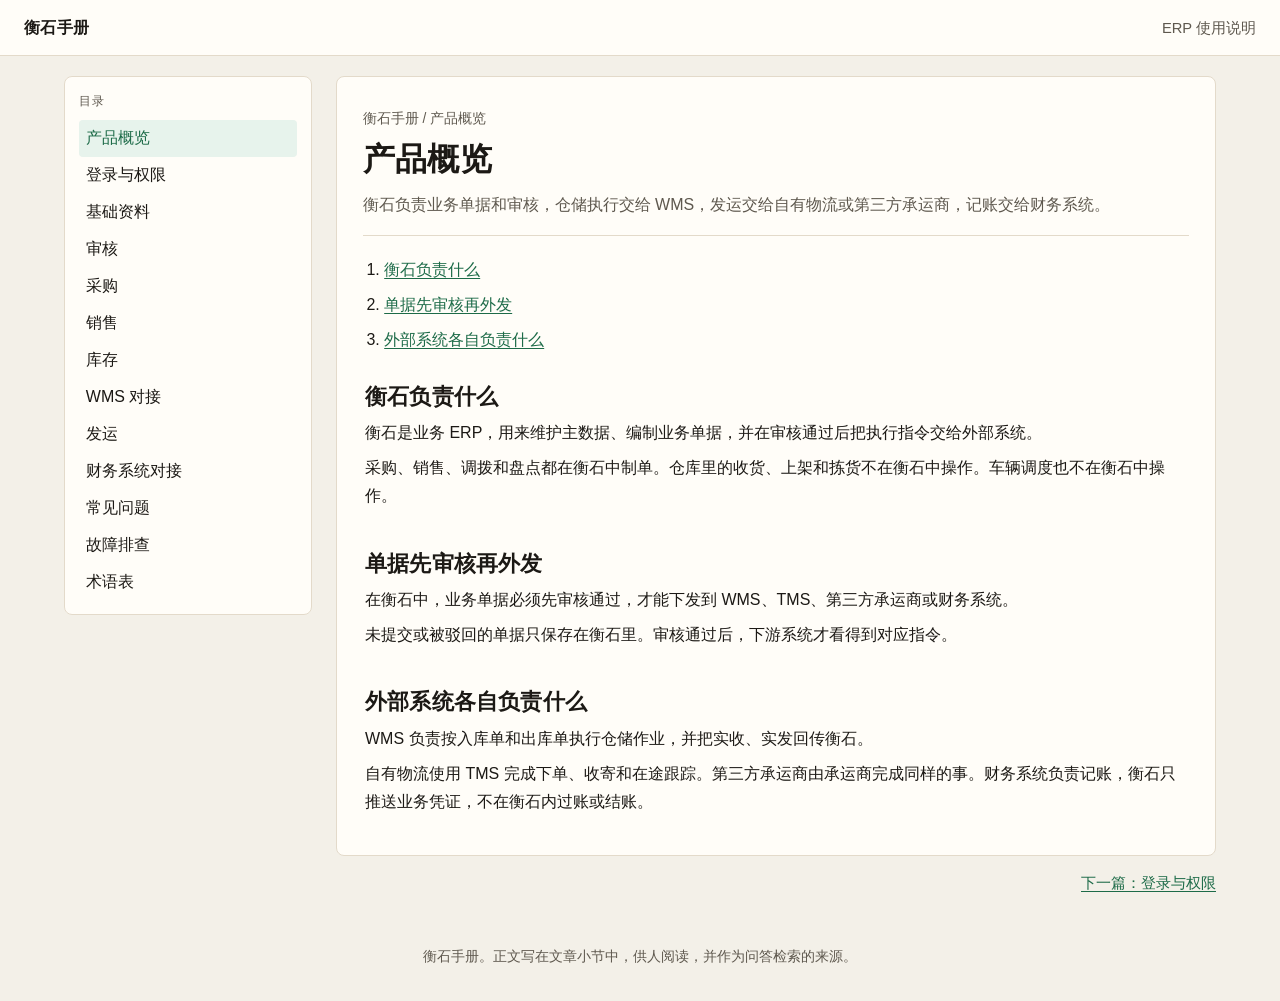
<file: kb/index.html>
<!DOCTYPE html>
<html lang="zh-CN">
<head>
  <meta charset="UTF-8">
  <meta name="viewport" content="width=device-width, initial-scale=1.0">
  <title>产品概览 — 衡石手册</title>
  <meta name="description" content="衡石负责业务单据和审核，仓储执行交给 WMS，发运交给自有物流或第三方承运商，记账交给财务系统。">
  <link rel="stylesheet" href="/kb/css/site.css">
  <script type="application/ld+json">
  {
    "@context": "https://schema.org",
    "@type": "TechArticle",
    "headline": "产品概览",
    "description": "衡石负责业务单据和审核，仓储执行交给 WMS，发运交给自有物流或第三方承运商，记账交给财务系统。",
    "inLanguage": "zh-CN",
    "hasPart": [
      {"@type": "WebPageElement", "name": "衡石负责什么", "cssSelector": "#overview-role"},
      {"@type": "WebPageElement", "name": "单据先审核再外发", "cssSelector": "#overview-approval-first"},
      {"@type": "WebPageElement", "name": "外部系统各自负责什么", "cssSelector": "#overview-systems"}
    ]
  }
  </script>
</head>
<body>
  <header class="site-header">
    <a class="brand" href="/kb/index.html">衡石手册</a>
    <p class="header-note">ERP 使用说明</p>
  </header>
  <div class="page">
    <nav class="site-nav" aria-label="手册目录">
      <p class="nav-label">目录</p>
      <ol class="nav-list">
        <li><a href="/kb/index.html" aria-current="page">产品概览</a></li>
        <li><a href="/kb/pages/access.html">登录与权限</a></li>
        <li><a href="/kb/pages/master-data.html">基础资料</a></li>
        <li><a href="/kb/pages/approval.html">审核</a></li>
        <li><a href="/kb/pages/purchase.html">采购</a></li>
        <li><a href="/kb/pages/sales.html">销售</a></li>
        <li><a href="/kb/pages/inventory.html">库存</a></li>
        <li><a href="/kb/pages/wms.html">WMS 对接</a></li>
        <li><a href="/kb/pages/shipping.html">发运</a></li>
        <li><a href="/kb/pages/finance.html">财务系统对接</a></li>
        <li><a href="/kb/pages/faq.html">常见问题</a></li>
        <li><a href="/kb/pages/troubleshoot.html">故障排查</a></li>
        <li><a href="/kb/pages/glossary.html">术语表</a></li>
      </ol>
    </nav>
    <main>
      <article class="article" data-doc-id="overview" data-doc-title="产品概览">
        <header class="article-head">
          <p class="breadcrumb">衡石手册 / 产品概览</p>
          <h1>产品概览</h1>
          <p class="summary">衡石负责业务单据和审核，仓储执行交给 WMS，发运交给自有物流或第三方承运商，记账交给财务系统。</p>
          <nav class="onpage" aria-label="本页目录">
            <ol>
              <li><a href="#overview-role">衡石负责什么</a></li>
              <li><a href="#overview-approval-first">单据先审核再外发</a></li>
              <li><a href="#overview-systems">外部系统各自负责什么</a></li>
            </ol>
          </nav>
        </header>
        <section id="overview-role" data-section-id="overview-role">
          <h2>衡石负责什么</h2>
          <p>衡石是业务 ERP，用来维护主数据、编制业务单据，并在审核通过后把执行指令交给外部系统。</p>
          <p>采购、销售、调拨和盘点都在衡石中制单。仓库里的收货、上架和拣货不在衡石中操作。车辆调度也不在衡石中操作。</p>
        </section>
        <section id="overview-approval-first" data-section-id="overview-approval-first">
          <h2>单据先审核再外发</h2>
          <p>在衡石中，业务单据必须先审核通过，才能下发到 WMS、TMS、第三方承运商或财务系统。</p>
          <p>未提交或被驳回的单据只保存在衡石里。审核通过后，下游系统才看得到对应指令。</p>
        </section>
        <section id="overview-systems" data-section-id="overview-systems">
          <h2>外部系统各自负责什么</h2>
          <p>WMS 负责按入库单和出库单执行仓储作业，并把实收、实发回传衡石。</p>
          <p>自有物流使用 TMS 完成下单、收寄和在途跟踪。第三方承运商由承运商完成同样的事。财务系统负责记账，衡石只推送业务凭证，不在衡石内过账或结账。</p>
        </section>
      </article>
      <nav class="pager" aria-label="前后文">
        <span></span>
        <a href="/kb/pages/access.html">下一篇：登录与权限</a>
      </nav>
    </main>
  </div>
  <footer class="site-footer">
    <p>衡石手册。正文写在文章小节中，供人阅读，并作为问答检索的来源。</p>
  </footer>
</body>
</html>
</file>
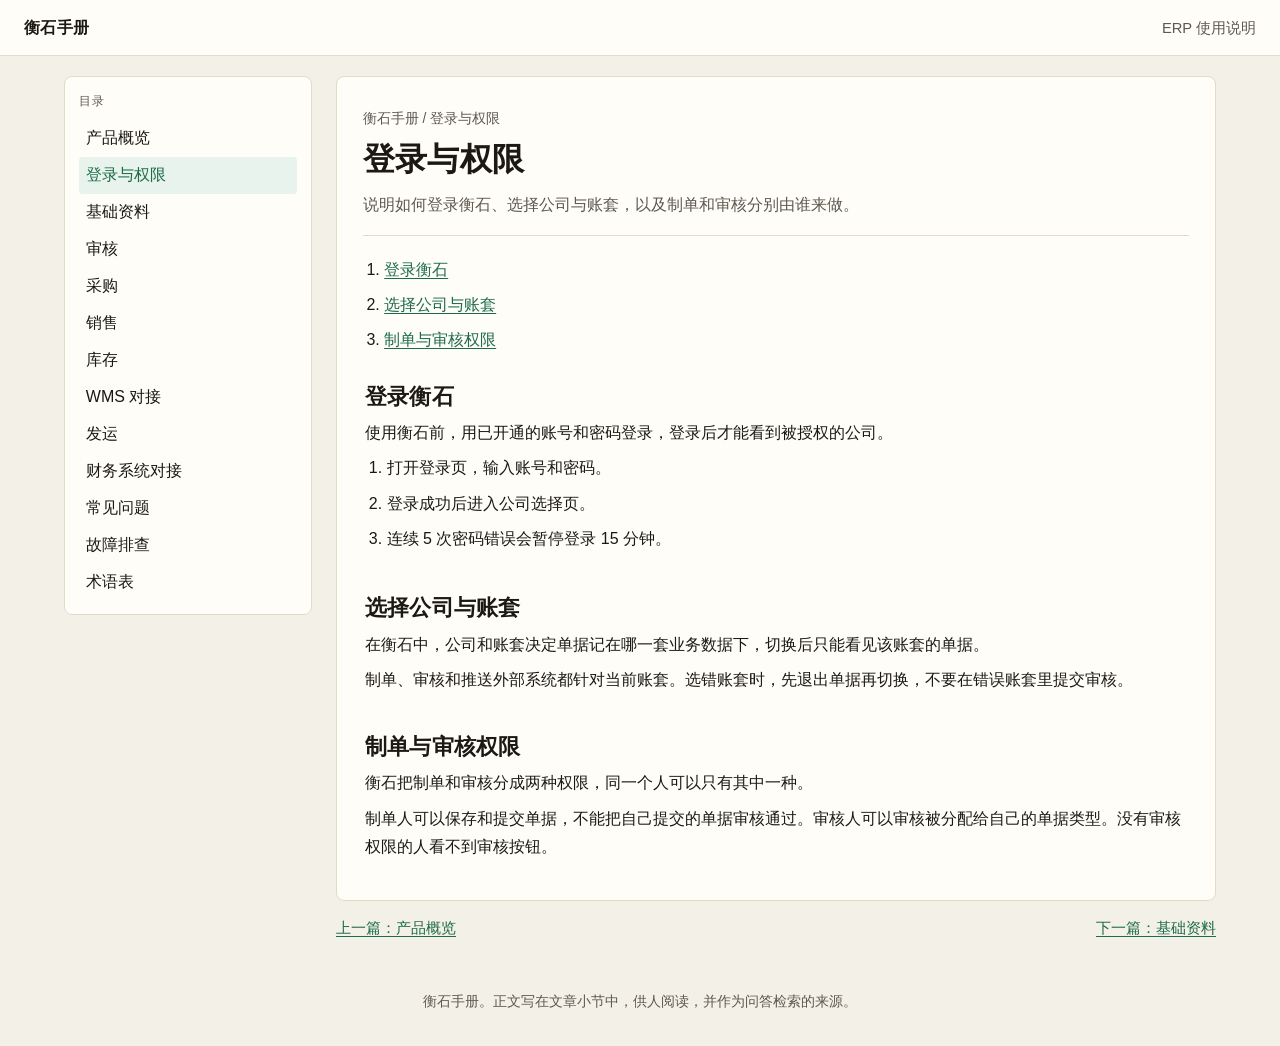
<file: kb/pages/access.html>
<!DOCTYPE html>
<html lang="zh-CN">
<head>
  <meta charset="UTF-8">
  <meta name="viewport" content="width=device-width, initial-scale=1.0">
  <title>登录与权限 — 衡石手册</title>
  <meta name="description" content="说明如何登录衡石、选择公司与账套，以及制单和审核分别由谁来做。">
  <link rel="stylesheet" href="/kb/css/site.css">
  <script type="application/ld+json">
  {
    "@context": "https://schema.org",
    "@type": "TechArticle",
    "headline": "登录与权限",
    "description": "说明如何登录衡石、选择公司与账套，以及制单和审核分别由谁来做。",
    "inLanguage": "zh-CN",
    "hasPart": [
      {"@type": "WebPageElement", "name": "登录衡石", "cssSelector": "#access-login"},
      {"@type": "WebPageElement", "name": "选择公司与账套", "cssSelector": "#access-book"},
      {"@type": "WebPageElement", "name": "制单与审核权限", "cssSelector": "#access-role"}
    ]
  }
  </script>
</head>
<body>
  <header class="site-header">
    <a class="brand" href="/kb/index.html">衡石手册</a>
    <p class="header-note">ERP 使用说明</p>
  </header>
  <div class="page">
    <nav class="site-nav" aria-label="手册目录">
      <p class="nav-label">目录</p>
      <ol class="nav-list">
        <li><a href="/kb/index.html">产品概览</a></li>
        <li><a href="/kb/pages/access.html" aria-current="page">登录与权限</a></li>
        <li><a href="/kb/pages/master-data.html">基础资料</a></li>
        <li><a href="/kb/pages/approval.html">审核</a></li>
        <li><a href="/kb/pages/purchase.html">采购</a></li>
        <li><a href="/kb/pages/sales.html">销售</a></li>
        <li><a href="/kb/pages/inventory.html">库存</a></li>
        <li><a href="/kb/pages/wms.html">WMS 对接</a></li>
        <li><a href="/kb/pages/shipping.html">发运</a></li>
        <li><a href="/kb/pages/finance.html">财务系统对接</a></li>
        <li><a href="/kb/pages/faq.html">常见问题</a></li>
        <li><a href="/kb/pages/troubleshoot.html">故障排查</a></li>
        <li><a href="/kb/pages/glossary.html">术语表</a></li>
      </ol>
    </nav>
    <main>
      <article class="article" data-doc-id="access" data-doc-title="登录与权限">
        <header class="article-head">
          <p class="breadcrumb">衡石手册 / 登录与权限</p>
          <h1>登录与权限</h1>
          <p class="summary">说明如何登录衡石、选择公司与账套，以及制单和审核分别由谁来做。</p>
          <nav class="onpage" aria-label="本页目录">
            <ol>
              <li><a href="#access-login">登录衡石</a></li>
              <li><a href="#access-book">选择公司与账套</a></li>
              <li><a href="#access-role">制单与审核权限</a></li>
            </ol>
          </nav>
        </header>
        <section id="access-login" data-section-id="access-login">
          <h2>登录衡石</h2>
          <p>使用衡石前，用已开通的账号和密码登录，登录后才能看到被授权的公司。</p>
          <ol>
            <li>打开登录页，输入账号和密码。</li>
            <li>登录成功后进入公司选择页。</li>
            <li>连续 5 次密码错误会暂停登录 15 分钟。</li>
          </ol>
        </section>
        <section id="access-book" data-section-id="access-book">
          <h2>选择公司与账套</h2>
          <p>在衡石中，公司和账套决定单据记在哪一套业务数据下，切换后只能看见该账套的单据。</p>
          <p>制单、审核和推送外部系统都针对当前账套。选错账套时，先退出单据再切换，不要在错误账套里提交审核。</p>
        </section>
        <section id="access-role" data-section-id="access-role">
          <h2>制单与审核权限</h2>
          <p>衡石把制单和审核分成两种权限，同一个人可以只有其中一种。</p>
          <p>制单人可以保存和提交单据，不能把自己提交的单据审核通过。审核人可以审核被分配给自己的单据类型。没有审核权限的人看不到审核按钮。</p>
        </section>
      </article>
      <nav class="pager" aria-label="前后文">
        <a href="/kb/index.html">上一篇：产品概览</a>
        <a href="/kb/pages/master-data.html">下一篇：基础资料</a>
      </nav>
    </main>
  </div>
  <footer class="site-footer">
    <p>衡石手册。正文写在文章小节中，供人阅读，并作为问答检索的来源。</p>
  </footer>
</body>
</html>
</file>
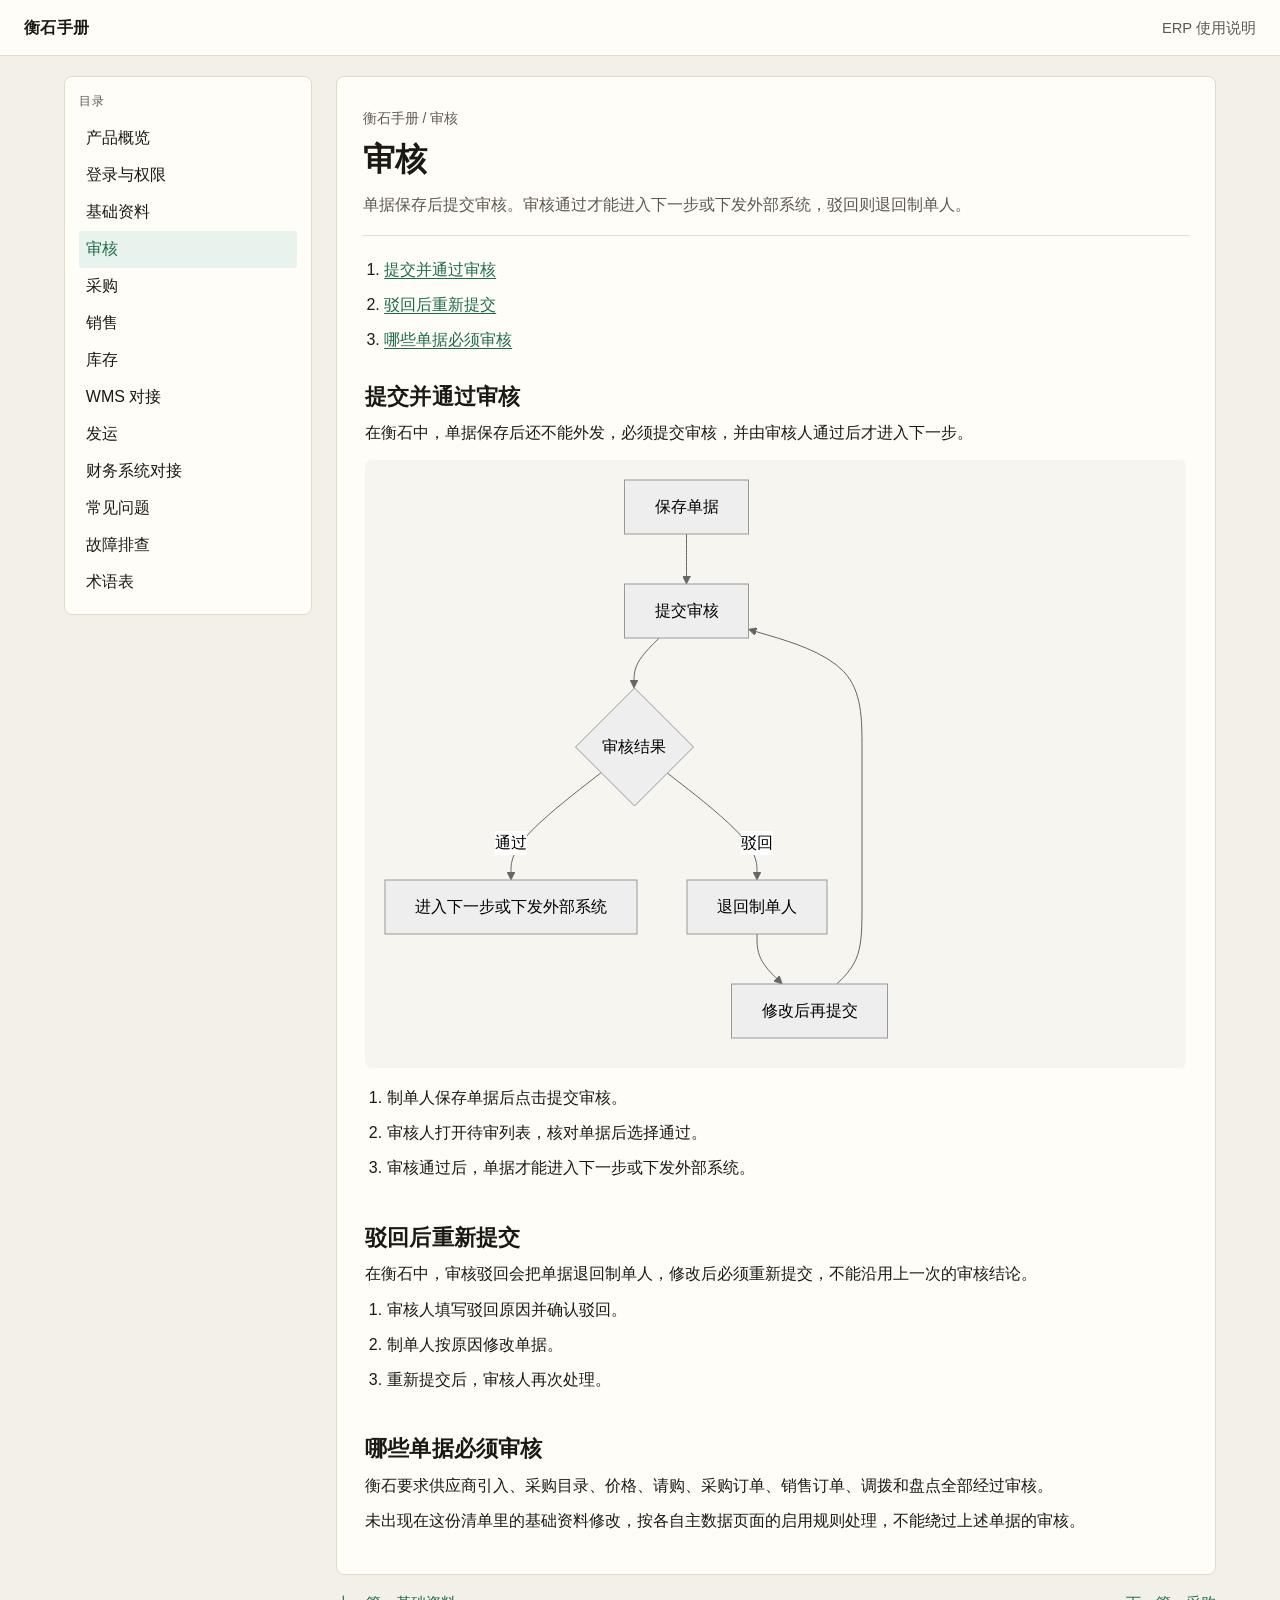
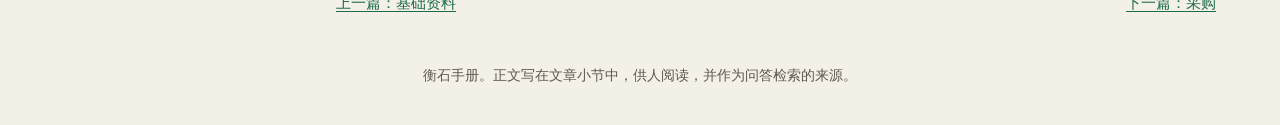
<file: kb/pages/approval.html>
<!DOCTYPE html>
<html lang="zh-CN">
<head>
  <meta charset="UTF-8">
  <meta name="viewport" content="width=device-width, initial-scale=1.0">
  <title>审核 — 衡石手册</title>
  <meta name="description" content="单据保存后提交审核。审核通过才能进入下一步或下发外部系统，驳回则退回制单人。">
  <link rel="stylesheet" href="/kb/css/site.css">
  <script type="application/ld+json">
  {
    "@context": "https://schema.org",
    "@type": "TechArticle",
    "headline": "审核",
    "description": "单据保存后提交审核。审核通过才能进入下一步或下发外部系统，驳回则退回制单人。",
    "inLanguage": "zh-CN",
    "hasPart": [
      {"@type": "WebPageElement", "name": "提交并通过审核", "cssSelector": "#approval-submit"},
      {"@type": "WebPageElement", "name": "驳回后重新提交", "cssSelector": "#approval-reject"},
      {"@type": "WebPageElement", "name": "哪些单据必须审核", "cssSelector": "#approval-scope"}
    ]
  }
  </script>
</head>
<body>
  <header class="site-header">
    <a class="brand" href="/kb/index.html">衡石手册</a>
    <p class="header-note">ERP 使用说明</p>
  </header>
  <div class="page">
    <nav class="site-nav" aria-label="手册目录">
      <p class="nav-label">目录</p>
      <ol class="nav-list">
        <li><a href="/kb/index.html">产品概览</a></li>
        <li><a href="/kb/pages/access.html">登录与权限</a></li>
        <li><a href="/kb/pages/master-data.html">基础资料</a></li>
        <li><a href="/kb/pages/approval.html" aria-current="page">审核</a></li>
        <li><a href="/kb/pages/purchase.html">采购</a></li>
        <li><a href="/kb/pages/sales.html">销售</a></li>
        <li><a href="/kb/pages/inventory.html">库存</a></li>
        <li><a href="/kb/pages/wms.html">WMS 对接</a></li>
        <li><a href="/kb/pages/shipping.html">发运</a></li>
        <li><a href="/kb/pages/finance.html">财务系统对接</a></li>
        <li><a href="/kb/pages/faq.html">常见问题</a></li>
        <li><a href="/kb/pages/troubleshoot.html">故障排查</a></li>
        <li><a href="/kb/pages/glossary.html">术语表</a></li>
      </ol>
    </nav>
    <main>
      <article class="article" data-doc-id="approval" data-doc-title="审核">
        <header class="article-head">
          <p class="breadcrumb">衡石手册 / 审核</p>
          <h1>审核</h1>
          <p class="summary">单据保存后提交审核。审核通过才能进入下一步或下发外部系统，驳回则退回制单人。</p>
          <nav class="onpage" aria-label="本页目录">
            <ol>
              <li><a href="#approval-submit">提交并通过审核</a></li>
              <li><a href="#approval-reject">驳回后重新提交</a></li>
              <li><a href="#approval-scope">哪些单据必须审核</a></li>
            </ol>
          </nav>
        </header>
        <section id="approval-submit" data-section-id="approval-submit">
          <h2>提交并通过审核</h2>
          <p>在衡石中，单据保存后还不能外发，必须提交审核，并由审核人通过后才进入下一步。</p>
          <pre class="mermaid">
flowchart TD
  saveNode["保存单据"] --> submitNode["提交审核"]
  submitNode --> resultNode{"审核结果"}
  resultNode -->|通过| nextNode["进入下一步或下发外部系统"]
  resultNode -->|驳回| backNode["退回制单人"]
  backNode --> reviseNode["修改后再提交"]
  reviseNode --> submitNode
          </pre>
          <ol>
            <li>制单人保存单据后点击提交审核。</li>
            <li>审核人打开待审列表，核对单据后选择通过。</li>
            <li>审核通过后，单据才能进入下一步或下发外部系统。</li>
          </ol>
        </section>
        <section id="approval-reject" data-section-id="approval-reject">
          <h2>驳回后重新提交</h2>
          <p>在衡石中，审核驳回会把单据退回制单人，修改后必须重新提交，不能沿用上一次的审核结论。</p>
          <ol>
            <li>审核人填写驳回原因并确认驳回。</li>
            <li>制单人按原因修改单据。</li>
            <li>重新提交后，审核人再次处理。</li>
          </ol>
        </section>
        <section id="approval-scope" data-section-id="approval-scope">
          <h2>哪些单据必须审核</h2>
          <p>衡石要求供应商引入、采购目录、价格、请购、采购订单、销售订单、调拨和盘点全部经过审核。</p>
          <p>未出现在这份清单里的基础资料修改，按各自主数据页面的启用规则处理，不能绕过上述单据的审核。</p>
        </section>
      </article>
      <nav class="pager" aria-label="前后文">
        <a href="/kb/pages/master-data.html">上一篇：基础资料</a>
        <a href="/kb/pages/purchase.html">下一篇：采购</a>
      </nav>
    </main>
  </div>
  <footer class="site-footer">
    <p>衡石手册。正文写在文章小节中，供人阅读，并作为问答检索的来源。</p>
  </footer>
  <script src="/kb/js/mermaid.min.js"></script>
  <script src="/kb/js/render-mermaid.js"></script>
</body>
</html>
</file>
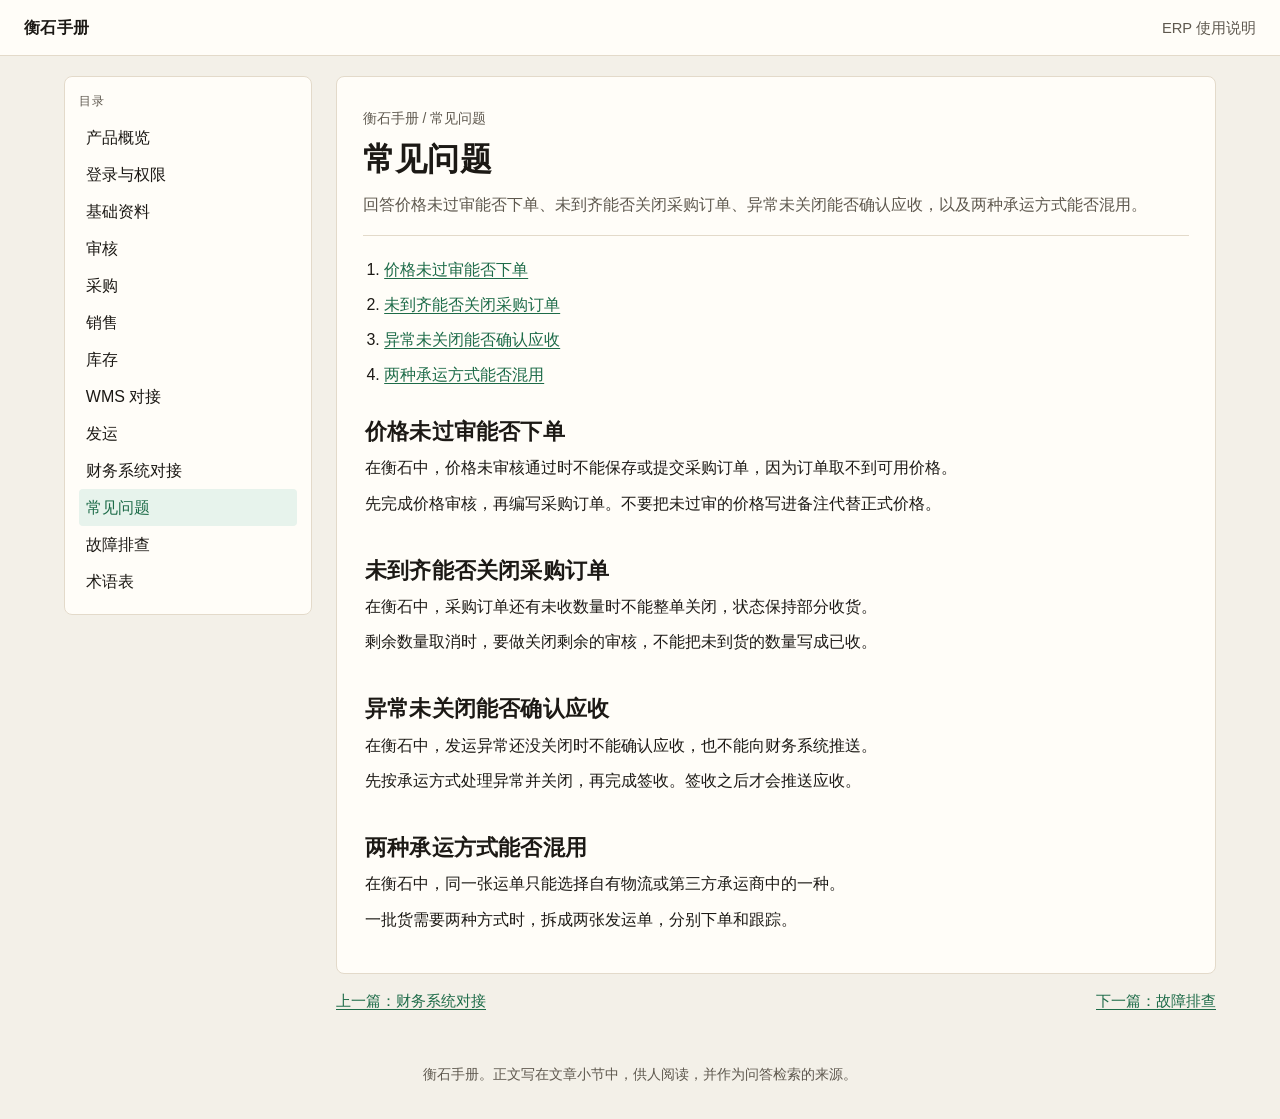
<file: kb/pages/faq.html>
<!DOCTYPE html>
<html lang="zh-CN">
<head>
  <meta charset="UTF-8">
  <meta name="viewport" content="width=device-width, initial-scale=1.0">
  <title>常见问题 — 衡石手册</title>
  <meta name="description" content="回答价格未过审能否下单、未到齐能否关闭采购订单、异常未关闭能否确认应收，以及两种承运方式能否混用。">
  <link rel="stylesheet" href="/kb/css/site.css">
  <script type="application/ld+json">
  {
    "@context": "https://schema.org",
    "@type": "TechArticle",
    "headline": "常见问题",
    "description": "回答价格未过审能否下单、未到齐能否关闭采购订单、异常未关闭能否确认应收，以及两种承运方式能否混用。",
    "inLanguage": "zh-CN",
    "hasPart": [
      {"@type": "WebPageElement", "name": "价格未过审能否下单", "cssSelector": "#faq-price"},
      {"@type": "WebPageElement", "name": "未到齐能否关闭采购订单", "cssSelector": "#faq-partial"},
      {"@type": "WebPageElement", "name": "异常未关闭能否确认应收", "cssSelector": "#faq-exception"},
      {"@type": "WebPageElement", "name": "两种承运方式能否混用", "cssSelector": "#faq-mix"}
    ]
  }
  </script>
</head>
<body>
  <header class="site-header">
    <a class="brand" href="/kb/index.html">衡石手册</a>
    <p class="header-note">ERP 使用说明</p>
  </header>
  <div class="page">
    <nav class="site-nav" aria-label="手册目录">
      <p class="nav-label">目录</p>
      <ol class="nav-list">
        <li><a href="/kb/index.html">产品概览</a></li>
        <li><a href="/kb/pages/access.html">登录与权限</a></li>
        <li><a href="/kb/pages/master-data.html">基础资料</a></li>
        <li><a href="/kb/pages/approval.html">审核</a></li>
        <li><a href="/kb/pages/purchase.html">采购</a></li>
        <li><a href="/kb/pages/sales.html">销售</a></li>
        <li><a href="/kb/pages/inventory.html">库存</a></li>
        <li><a href="/kb/pages/wms.html">WMS 对接</a></li>
        <li><a href="/kb/pages/shipping.html">发运</a></li>
        <li><a href="/kb/pages/finance.html">财务系统对接</a></li>
        <li><a href="/kb/pages/faq.html" aria-current="page">常见问题</a></li>
        <li><a href="/kb/pages/troubleshoot.html">故障排查</a></li>
        <li><a href="/kb/pages/glossary.html">术语表</a></li>
      </ol>
    </nav>
    <main>
      <article class="article" data-doc-id="faq" data-doc-title="常见问题">
        <header class="article-head">
          <p class="breadcrumb">衡石手册 / 常见问题</p>
          <h1>常见问题</h1>
          <p class="summary">回答价格未过审能否下单、未到齐能否关闭采购订单、异常未关闭能否确认应收，以及两种承运方式能否混用。</p>
          <nav class="onpage" aria-label="本页目录">
            <ol>
              <li><a href="#faq-price">价格未过审能否下单</a></li>
              <li><a href="#faq-partial">未到齐能否关闭采购订单</a></li>
              <li><a href="#faq-exception">异常未关闭能否确认应收</a></li>
              <li><a href="#faq-mix">两种承运方式能否混用</a></li>
            </ol>
          </nav>
        </header>
        <section id="faq-price" data-section-id="faq-price">
          <h2>价格未过审能否下单</h2>
          <p>在衡石中，价格未审核通过时不能保存或提交采购订单，因为订单取不到可用价格。</p>
          <p>先完成价格审核，再编写采购订单。不要把未过审的价格写进备注代替正式价格。</p>
        </section>
        <section id="faq-partial" data-section-id="faq-partial">
          <h2>未到齐能否关闭采购订单</h2>
          <p>在衡石中，采购订单还有未收数量时不能整单关闭，状态保持部分收货。</p>
          <p>剩余数量取消时，要做关闭剩余的审核，不能把未到货的数量写成已收。</p>
        </section>
        <section id="faq-exception" data-section-id="faq-exception">
          <h2>异常未关闭能否确认应收</h2>
          <p>在衡石中，发运异常还没关闭时不能确认应收，也不能向财务系统推送。</p>
          <p>先按承运方式处理异常并关闭，再完成签收。签收之后才会推送应收。</p>
        </section>
        <section id="faq-mix" data-section-id="faq-mix">
          <h2>两种承运方式能否混用</h2>
          <p>在衡石中，同一张运单只能选择自有物流或第三方承运商中的一种。</p>
          <p>一批货需要两种方式时，拆成两张发运单，分别下单和跟踪。</p>
        </section>
      </article>
      <nav class="pager" aria-label="前后文">
        <a href="/kb/pages/finance.html">上一篇：财务系统对接</a>
        <a href="/kb/pages/troubleshoot.html">下一篇：故障排查</a>
      </nav>
    </main>
  </div>
  <footer class="site-footer">
    <p>衡石手册。正文写在文章小节中，供人阅读，并作为问答检索的来源。</p>
  </footer>
</body>
</html>
</file>
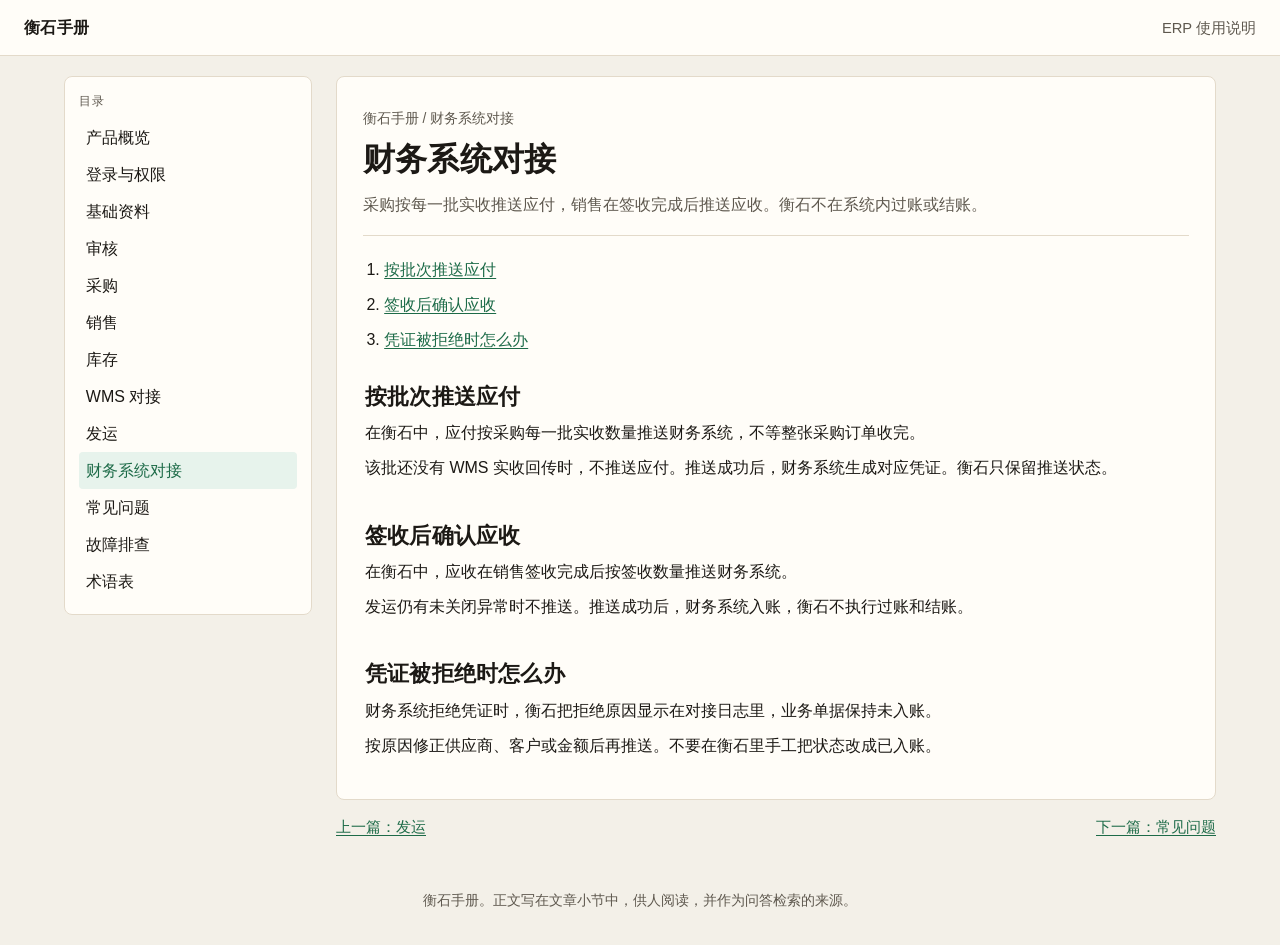
<file: kb/pages/finance.html>
<!DOCTYPE html>
<html lang="zh-CN">
<head>
  <meta charset="UTF-8">
  <meta name="viewport" content="width=device-width, initial-scale=1.0">
  <title>财务系统对接 — 衡石手册</title>
  <meta name="description" content="采购按每一批实收推送应付，销售在签收完成后推送应收。衡石不在系统内过账或结账。">
  <link rel="stylesheet" href="/kb/css/site.css">
  <script type="application/ld+json">
  {
    "@context": "https://schema.org",
    "@type": "TechArticle",
    "headline": "财务系统对接",
    "description": "采购按每一批实收推送应付，销售在签收完成后推送应收。衡石不在系统内过账或结账。",
    "inLanguage": "zh-CN",
    "hasPart": [
      {"@type": "WebPageElement", "name": "按批次推送应付", "cssSelector": "#finance-ap"},
      {"@type": "WebPageElement", "name": "签收后确认应收", "cssSelector": "#finance-ar"},
      {"@type": "WebPageElement", "name": "凭证被拒绝时怎么办", "cssSelector": "#finance-reject"}
    ]
  }
  </script>
</head>
<body>
  <header class="site-header">
    <a class="brand" href="/kb/index.html">衡石手册</a>
    <p class="header-note">ERP 使用说明</p>
  </header>
  <div class="page">
    <nav class="site-nav" aria-label="手册目录">
      <p class="nav-label">目录</p>
      <ol class="nav-list">
        <li><a href="/kb/index.html">产品概览</a></li>
        <li><a href="/kb/pages/access.html">登录与权限</a></li>
        <li><a href="/kb/pages/master-data.html">基础资料</a></li>
        <li><a href="/kb/pages/approval.html">审核</a></li>
        <li><a href="/kb/pages/purchase.html">采购</a></li>
        <li><a href="/kb/pages/sales.html">销售</a></li>
        <li><a href="/kb/pages/inventory.html">库存</a></li>
        <li><a href="/kb/pages/wms.html">WMS 对接</a></li>
        <li><a href="/kb/pages/shipping.html">发运</a></li>
        <li><a href="/kb/pages/finance.html" aria-current="page">财务系统对接</a></li>
        <li><a href="/kb/pages/faq.html">常见问题</a></li>
        <li><a href="/kb/pages/troubleshoot.html">故障排查</a></li>
        <li><a href="/kb/pages/glossary.html">术语表</a></li>
      </ol>
    </nav>
    <main>
      <article class="article" data-doc-id="finance" data-doc-title="财务系统对接">
        <header class="article-head">
          <p class="breadcrumb">衡石手册 / 财务系统对接</p>
          <h1>财务系统对接</h1>
          <p class="summary">采购按每一批实收推送应付，销售在签收完成后推送应收。衡石不在系统内过账或结账。</p>
          <nav class="onpage" aria-label="本页目录">
            <ol>
              <li><a href="#finance-ap">按批次推送应付</a></li>
              <li><a href="#finance-ar">签收后确认应收</a></li>
              <li><a href="#finance-reject">凭证被拒绝时怎么办</a></li>
            </ol>
          </nav>
        </header>
        <section id="finance-ap" data-section-id="finance-ap">
          <h2>按批次推送应付</h2>
          <p>在衡石中，应付按采购每一批实收数量推送财务系统，不等整张采购订单收完。</p>
          <p>该批还没有 WMS 实收回传时，不推送应付。推送成功后，财务系统生成对应凭证。衡石只保留推送状态。</p>
        </section>
        <section id="finance-ar" data-section-id="finance-ar">
          <h2>签收后确认应收</h2>
          <p>在衡石中，应收在销售签收完成后按签收数量推送财务系统。</p>
          <p>发运仍有未关闭异常时不推送。推送成功后，财务系统入账，衡石不执行过账和结账。</p>
        </section>
        <section id="finance-reject" data-section-id="finance-reject">
          <h2>凭证被拒绝时怎么办</h2>
          <p>财务系统拒绝凭证时，衡石把拒绝原因显示在对接日志里，业务单据保持未入账。</p>
          <p>按原因修正供应商、客户或金额后再推送。不要在衡石里手工把状态改成已入账。</p>
        </section>
      </article>
      <nav class="pager" aria-label="前后文">
        <a href="/kb/pages/shipping.html">上一篇：发运</a>
        <a href="/kb/pages/faq.html">下一篇：常见问题</a>
      </nav>
    </main>
  </div>
  <footer class="site-footer">
    <p>衡石手册。正文写在文章小节中，供人阅读，并作为问答检索的来源。</p>
  </footer>
</body>
</html>
</file>
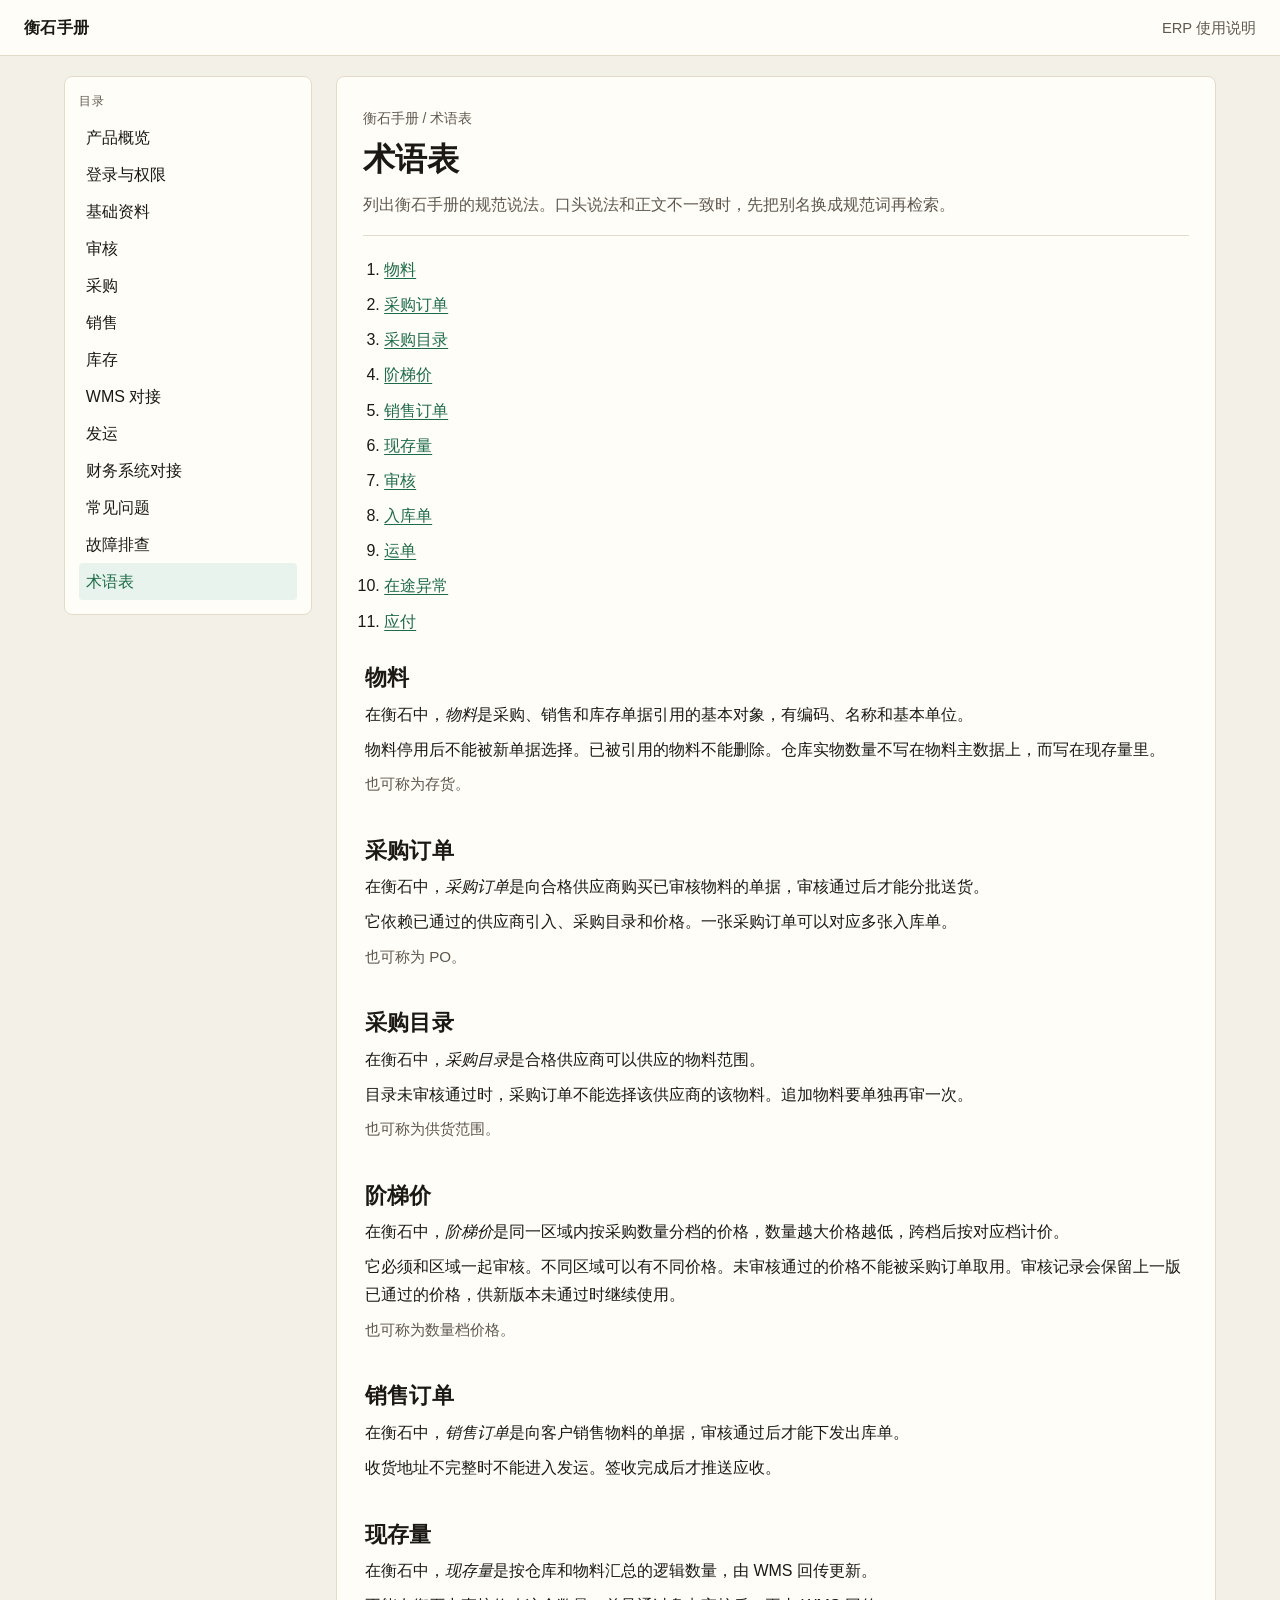
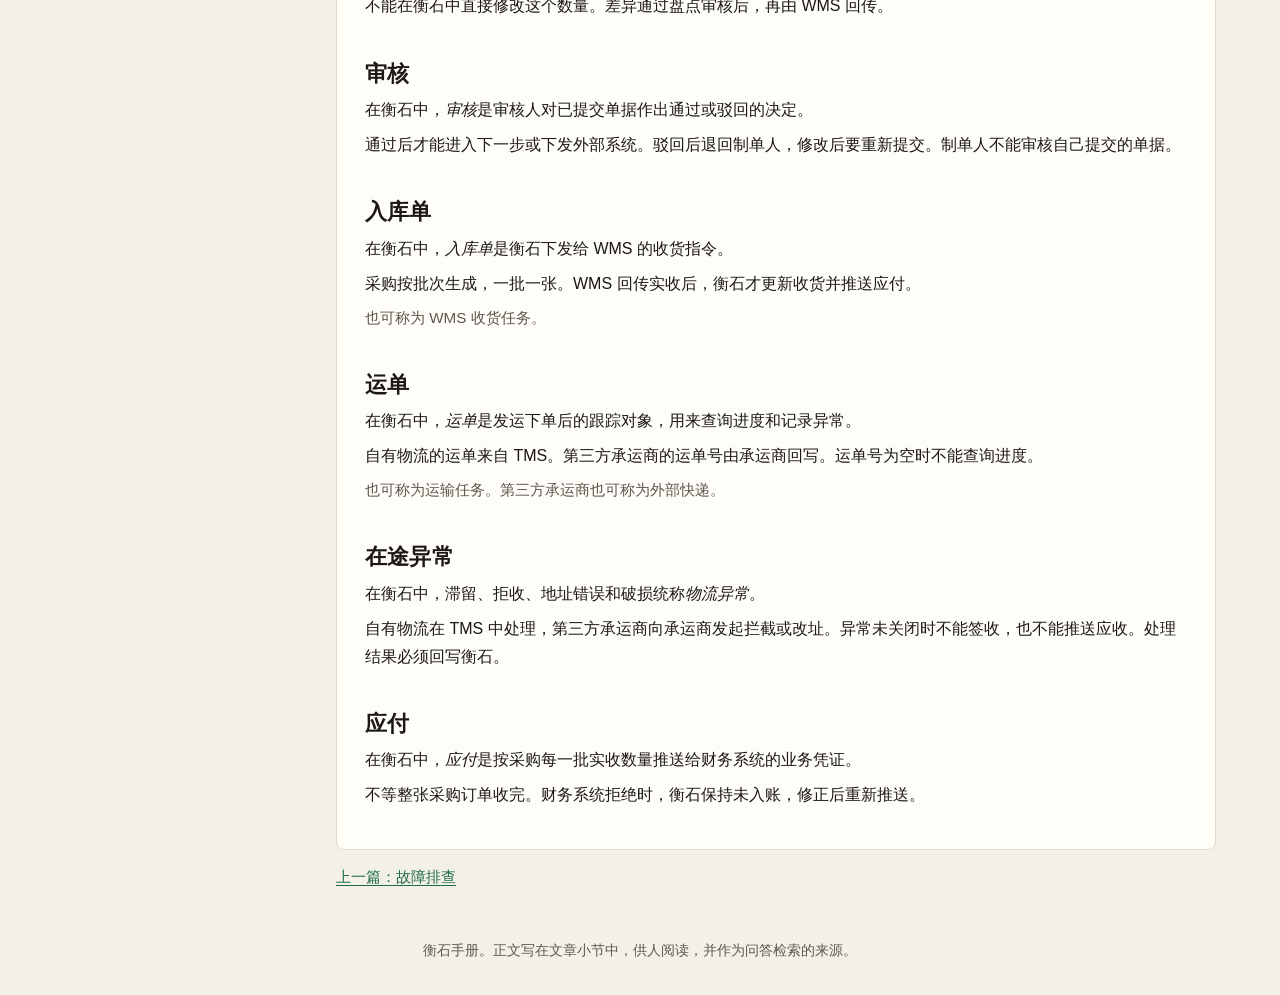
<file: kb/pages/glossary.html>
<!DOCTYPE html>
<html lang="zh-CN">
<head>
  <meta charset="UTF-8">
  <meta name="viewport" content="width=device-width, initial-scale=1.0">
  <title>术语表 — 衡石手册</title>
  <meta name="description" content="列出衡石手册的规范说法。口头说法和正文不一致时，先把别名换成规范词再检索。">
  <link rel="stylesheet" href="/kb/css/site.css">
  <script type="application/ld+json">
  {
    "@context": "https://schema.org",
    "@type": "TechArticle",
    "headline": "术语表",
    "description": "列出衡石手册的规范说法。口头说法和正文不一致时，先把别名换成规范词再检索。",
    "inLanguage": "zh-CN",
    "hasPart": [
      {"@type": "WebPageElement", "name": "物料", "cssSelector": "#term-item"},
      {"@type": "WebPageElement", "name": "采购订单", "cssSelector": "#term-po"},
      {"@type": "WebPageElement", "name": "采购目录", "cssSelector": "#term-catalog"},
      {"@type": "WebPageElement", "name": "阶梯价", "cssSelector": "#term-tier"},
      {"@type": "WebPageElement", "name": "销售订单", "cssSelector": "#term-so"},
      {"@type": "WebPageElement", "name": "现存量", "cssSelector": "#term-onhand"},
      {"@type": "WebPageElement", "name": "审核", "cssSelector": "#term-approval"},
      {"@type": "WebPageElement", "name": "入库单", "cssSelector": "#term-inbound"},
      {"@type": "WebPageElement", "name": "运单", "cssSelector": "#term-waybill"},
      {"@type": "WebPageElement", "name": "在途异常", "cssSelector": "#term-exception"},
      {"@type": "WebPageElement", "name": "应付", "cssSelector": "#term-ap"}
    ]
  }
  </script>
</head>
<body>
  <header class="site-header">
    <a class="brand" href="/kb/index.html">衡石手册</a>
    <p class="header-note">ERP 使用说明</p>
  </header>
  <div class="page">
    <nav class="site-nav" aria-label="手册目录">
      <p class="nav-label">目录</p>
      <ol class="nav-list">
        <li><a href="/kb/index.html">产品概览</a></li>
        <li><a href="/kb/pages/access.html">登录与权限</a></li>
        <li><a href="/kb/pages/master-data.html">基础资料</a></li>
        <li><a href="/kb/pages/approval.html">审核</a></li>
        <li><a href="/kb/pages/purchase.html">采购</a></li>
        <li><a href="/kb/pages/sales.html">销售</a></li>
        <li><a href="/kb/pages/inventory.html">库存</a></li>
        <li><a href="/kb/pages/wms.html">WMS 对接</a></li>
        <li><a href="/kb/pages/shipping.html">发运</a></li>
        <li><a href="/kb/pages/finance.html">财务系统对接</a></li>
        <li><a href="/kb/pages/faq.html">常见问题</a></li>
        <li><a href="/kb/pages/troubleshoot.html">故障排查</a></li>
        <li><a href="/kb/pages/glossary.html" aria-current="page">术语表</a></li>
      </ol>
    </nav>
    <main>
      <article class="article" data-doc-id="glossary" data-doc-title="术语表">
        <header class="article-head">
          <p class="breadcrumb">衡石手册 / 术语表</p>
          <h1>术语表</h1>
          <p class="summary">列出衡石手册的规范说法。口头说法和正文不一致时，先把别名换成规范词再检索。</p>
          <nav class="onpage" aria-label="本页目录">
            <ol>
              <li><a href="#term-item">物料</a></li>
              <li><a href="#term-po">采购订单</a></li>
              <li><a href="#term-catalog">采购目录</a></li>
              <li><a href="#term-tier">阶梯价</a></li>
              <li><a href="#term-so">销售订单</a></li>
              <li><a href="#term-onhand">现存量</a></li>
              <li><a href="#term-approval">审核</a></li>
              <li><a href="#term-inbound">入库单</a></li>
              <li><a href="#term-waybill">运单</a></li>
              <li><a href="#term-exception">在途异常</a></li>
              <li><a href="#term-ap">应付</a></li>
            </ol>
          </nav>
        </header>
        <section id="term-item" data-section-id="term-item">
          <h2>物料</h2>
          <p>在衡石中，<dfn data-term="物料">物料</dfn>是采购、销售和库存单据引用的基本对象，有编码、名称和基本单位。</p>
          <p>物料停用后不能被新单据选择。已被引用的物料不能删除。仓库实物数量不写在物料主数据上，而写在现存量里。</p>
          <p class="alias">也可称为存货。</p>
        </section>
        <section id="term-po" data-section-id="term-po">
          <h2>采购订单</h2>
          <p>在衡石中，<dfn data-term="采购订单">采购订单</dfn>是向合格供应商购买已审核物料的单据，审核通过后才能分批送货。</p>
          <p>它依赖已通过的供应商引入、采购目录和价格。一张采购订单可以对应多张入库单。</p>
          <p class="alias">也可称为 PO。</p>
        </section>
        <section id="term-catalog" data-section-id="term-catalog">
          <h2>采购目录</h2>
          <p>在衡石中，<dfn data-term="采购目录">采购目录</dfn>是合格供应商可以供应的物料范围。</p>
          <p>目录未审核通过时，采购订单不能选择该供应商的该物料。追加物料要单独再审一次。</p>
          <p class="alias">也可称为供货范围。</p>
        </section>
        <section id="term-tier" data-section-id="term-tier">
          <h2>阶梯价</h2>
          <p>在衡石中，<dfn data-term="阶梯价">阶梯价</dfn>是同一区域内按采购数量分档的价格，数量越大价格越低，跨档后按对应档计价。</p>
          <p>它必须和区域一起审核。不同区域可以有不同价格。未审核通过的价格不能被采购订单取用。审核记录会保留上一版已通过的价格，供新版本未通过时继续使用。</p>
          <p class="alias">也可称为数量档价格。</p>
        </section>
        <section id="term-so" data-section-id="term-so">
          <h2>销售订单</h2>
          <p>在衡石中，<dfn data-term="销售订单">销售订单</dfn>是向客户销售物料的单据，审核通过后才能下发出库单。</p>
          <p>收货地址不完整时不能进入发运。签收完成后才推送应收。</p>
        </section>
        <section id="term-onhand" data-section-id="term-onhand">
          <h2>现存量</h2>
          <p>在衡石中，<dfn data-term="现存量">现存量</dfn>是按仓库和物料汇总的逻辑数量，由 WMS 回传更新。</p>
          <p>不能在衡石中直接修改这个数量。差异通过盘点审核后，再由 WMS 回传。</p>
        </section>
        <section id="term-approval" data-section-id="term-approval">
          <h2>审核</h2>
          <p>在衡石中，<dfn data-term="审核">审核</dfn>是审核人对已提交单据作出通过或驳回的决定。</p>
          <p>通过后才能进入下一步或下发外部系统。驳回后退回制单人，修改后要重新提交。制单人不能审核自己提交的单据。</p>
        </section>
        <section id="term-inbound" data-section-id="term-inbound">
          <h2>入库单</h2>
          <p>在衡石中，<dfn data-term="入库单">入库单</dfn>是衡石下发给 WMS 的收货指令。</p>
          <p>采购按批次生成，一批一张。WMS 回传实收后，衡石才更新收货并推送应付。</p>
          <p class="alias">也可称为 WMS 收货任务。</p>
        </section>
        <section id="term-waybill" data-section-id="term-waybill">
          <h2>运单</h2>
          <p>在衡石中，<dfn data-term="运单">运单</dfn>是发运下单后的跟踪对象，用来查询进度和记录异常。</p>
          <p>自有物流的运单来自 TMS。第三方承运商的运单号由承运商回写。运单号为空时不能查询进度。</p>
          <p class="alias">也可称为运输任务。第三方承运商也可称为外部快递。</p>
        </section>
        <section id="term-exception" data-section-id="term-exception">
          <h2>在途异常</h2>
          <p>在衡石中，滞留、拒收、地址错误和破损统称<dfn data-term="物流异常">物流异常</dfn>。</p>
          <p>自有物流在 TMS 中处理，第三方承运商向承运商发起拦截或改址。异常未关闭时不能签收，也不能推送应收。处理结果必须回写衡石。</p>
        </section>
        <section id="term-ap" data-section-id="term-ap">
          <h2>应付</h2>
          <p>在衡石中，<dfn data-term="应付">应付</dfn>是按采购每一批实收数量推送给财务系统的业务凭证。</p>
          <p>不等整张采购订单收完。财务系统拒绝时，衡石保持未入账，修正后重新推送。</p>
        </section>
      </article>
      <nav class="pager" aria-label="前后文">
        <a href="/kb/pages/troubleshoot.html">上一篇：故障排查</a>
        <span></span>
      </nav>
    </main>
  </div>
  <footer class="site-footer">
    <p>衡石手册。正文写在文章小节中，供人阅读，并作为问答检索的来源。</p>
  </footer>
</body>
</html>
</file>
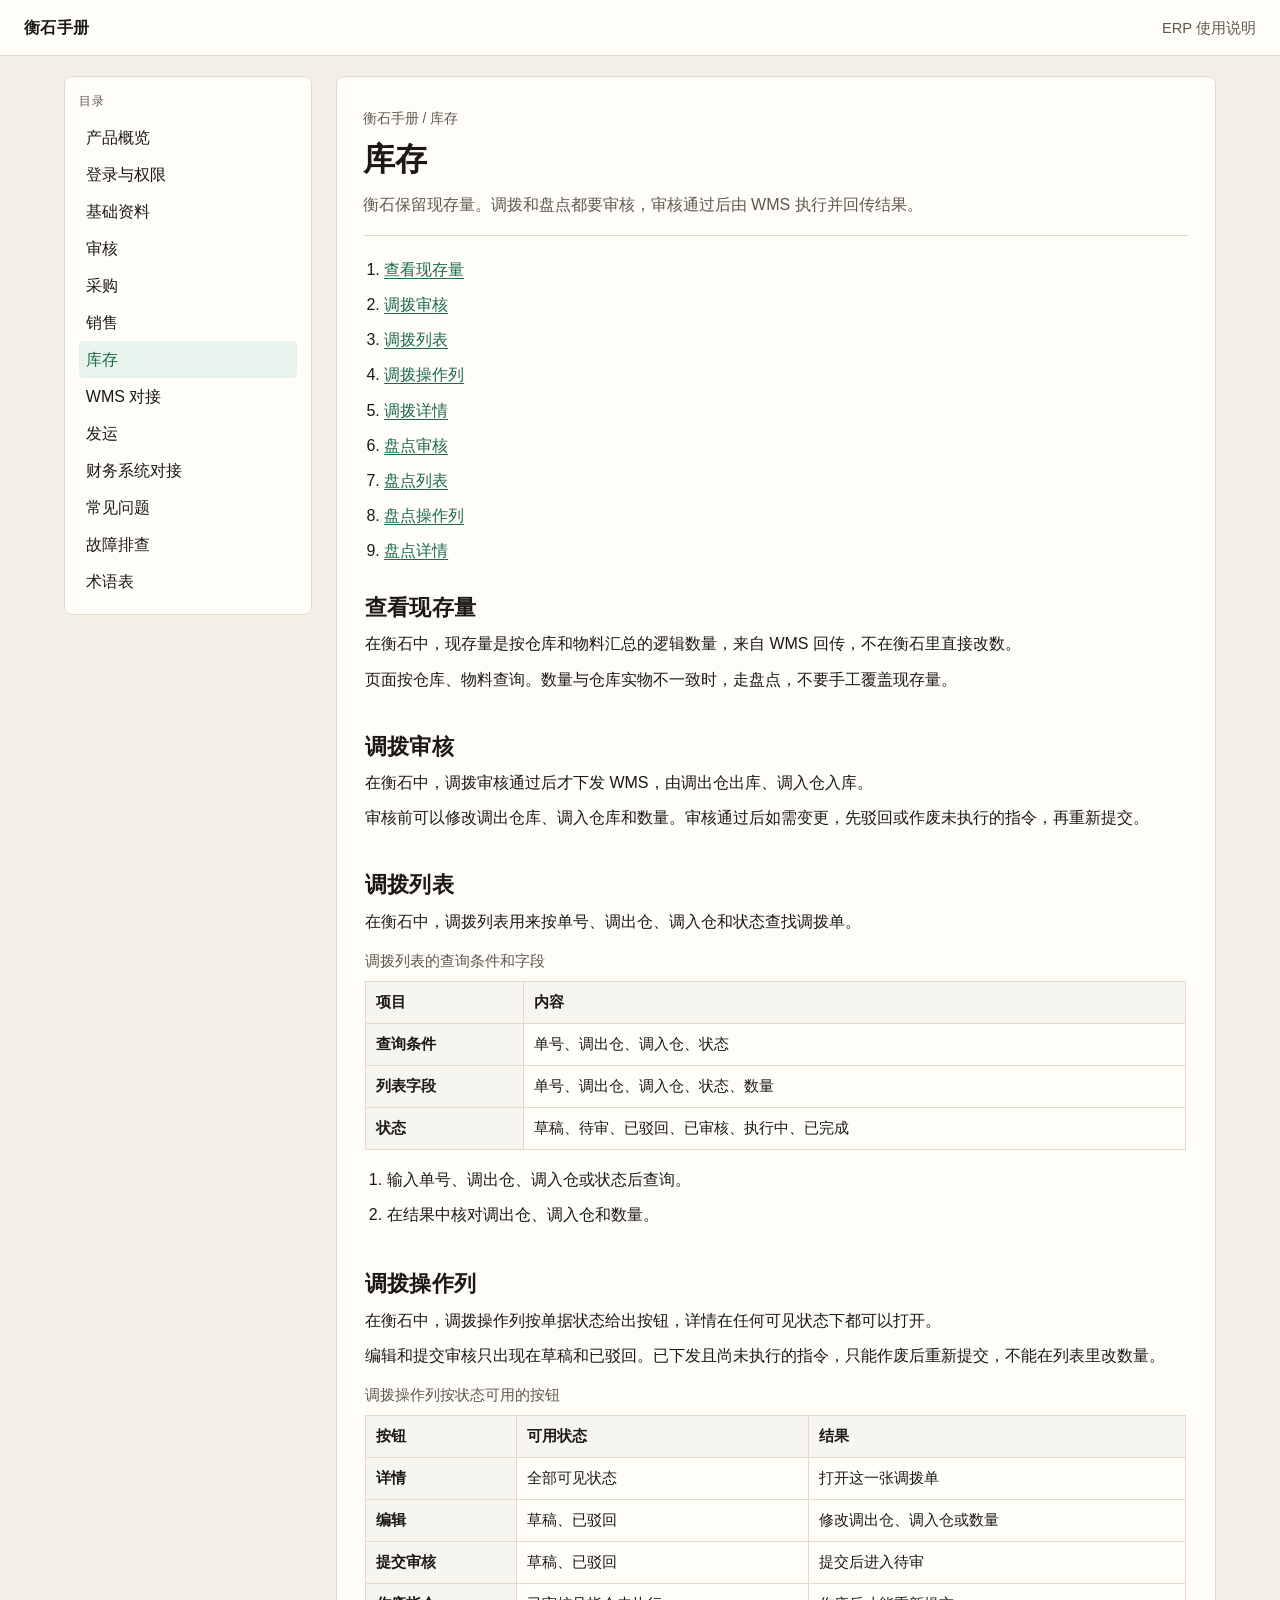
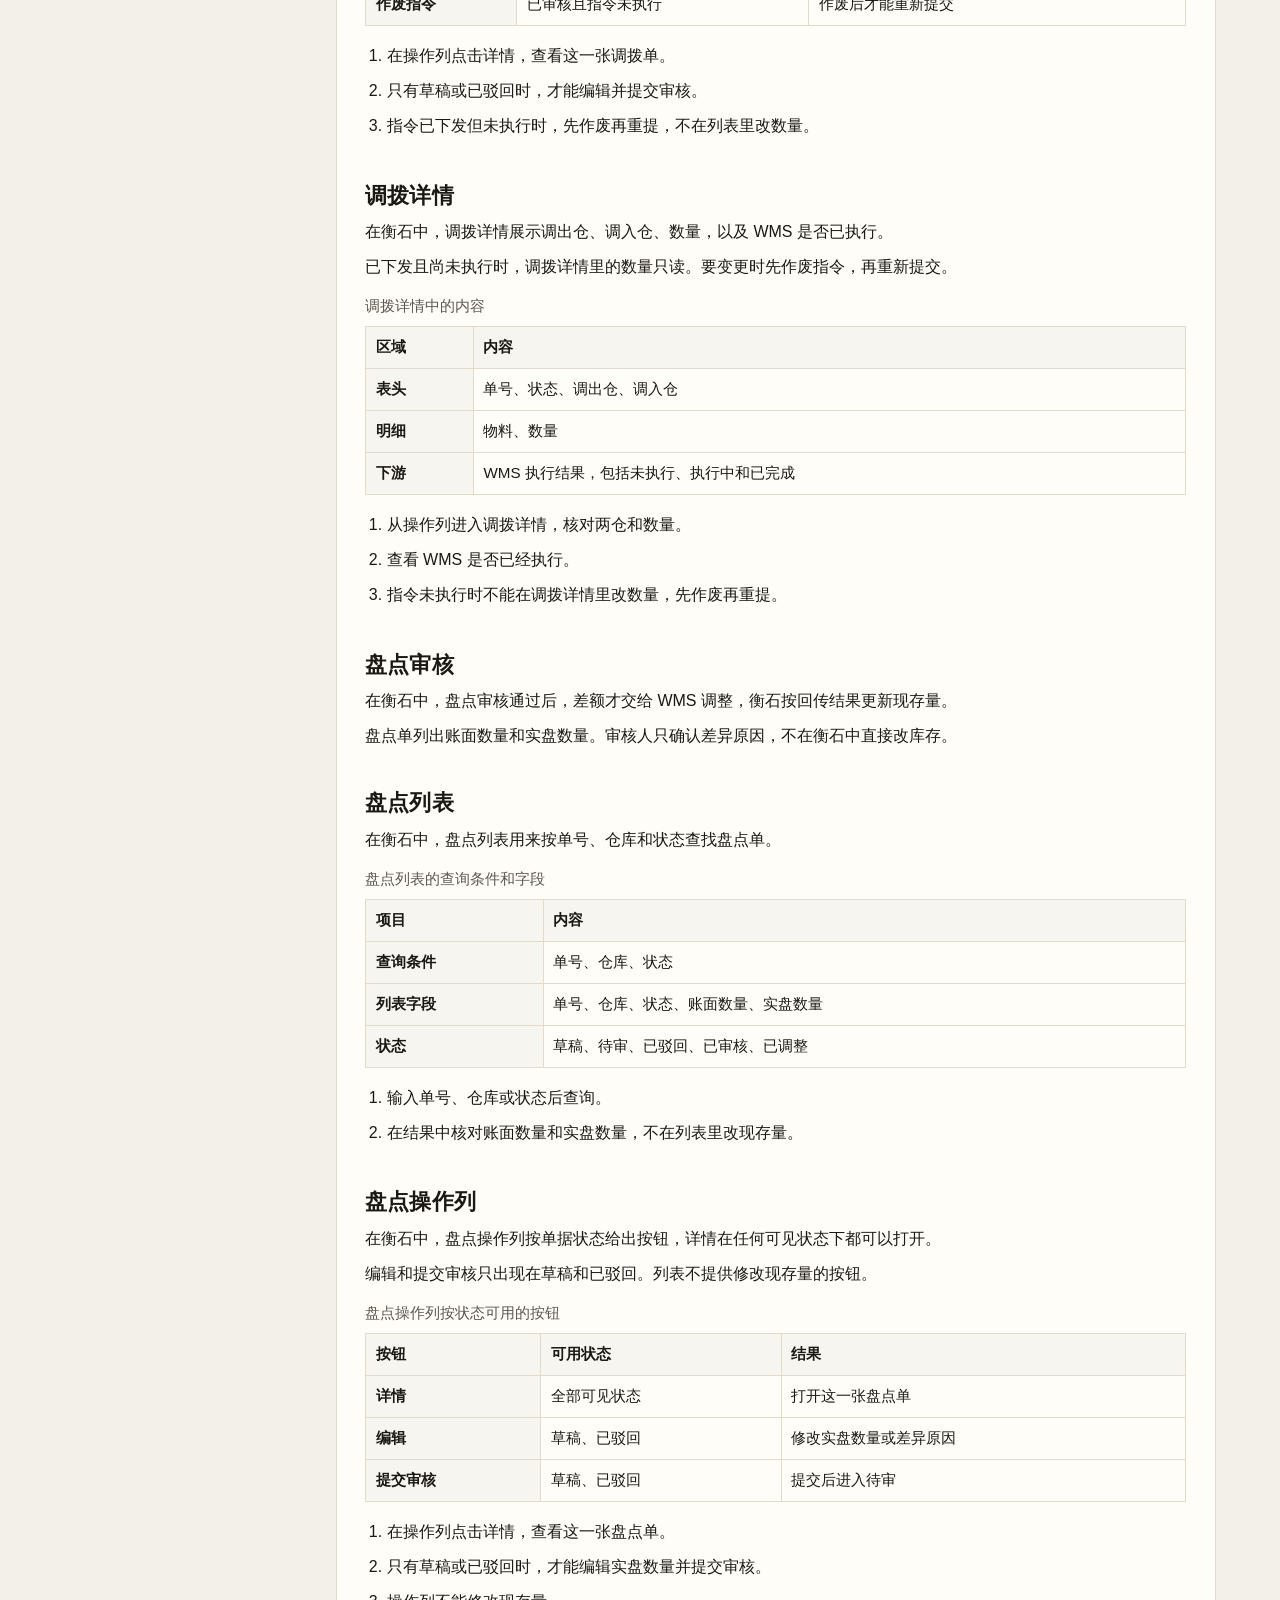
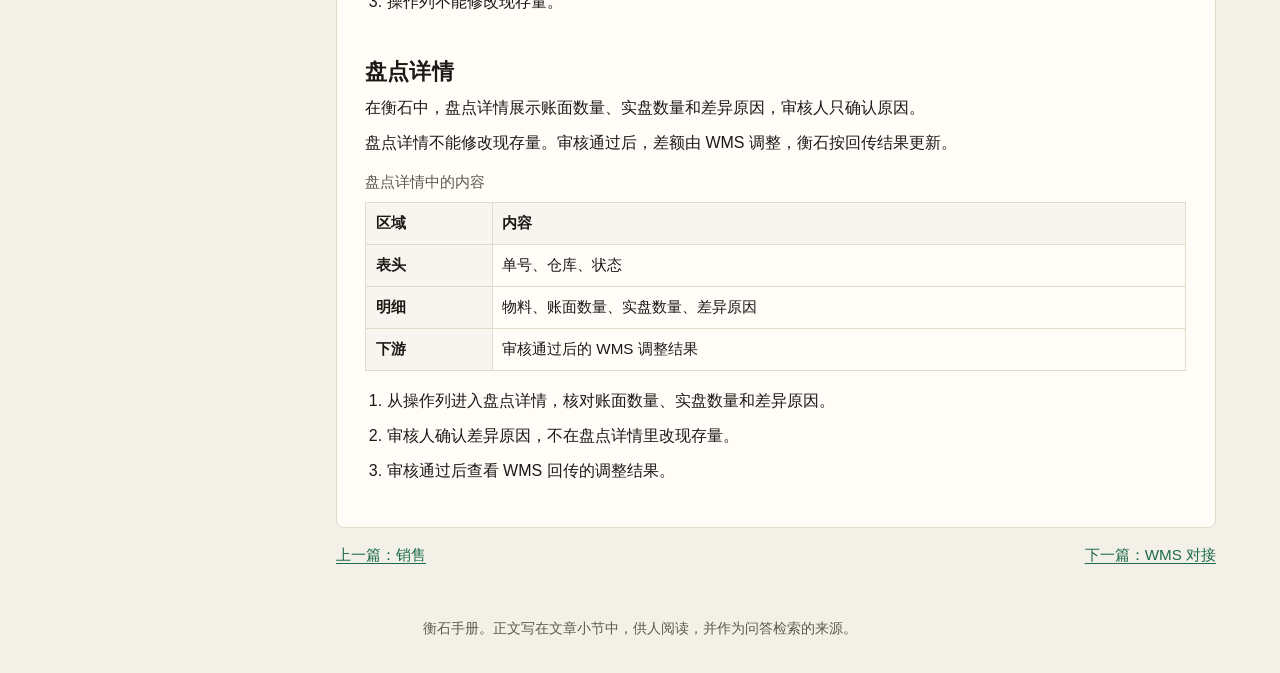
<file: kb/pages/inventory.html>
<!DOCTYPE html>
<html lang="zh-CN">
<head>
  <meta charset="UTF-8">
  <meta name="viewport" content="width=device-width, initial-scale=1.0">
  <title>库存 — 衡石手册</title>
  <meta name="description" content="衡石保留现存量。调拨和盘点都要审核，审核通过后由 WMS 执行并回传结果。">
  <link rel="stylesheet" href="/kb/css/site.css">
  <script type="application/ld+json">
  {
    "@context": "https://schema.org",
    "@type": "TechArticle",
    "headline": "库存",
    "description": "衡石保留现存量。调拨和盘点都要审核，审核通过后由 WMS 执行并回传结果。",
    "inLanguage": "zh-CN",
    "hasPart": [
      {"@type": "WebPageElement", "name": "查看现存量", "cssSelector": "#inventory-onhand"},
      {"@type": "WebPageElement", "name": "调拨审核", "cssSelector": "#inventory-transfer"},
      {"@type": "WebPageElement", "name": "调拨列表", "cssSelector": "#transfer-list"},
      {"@type": "WebPageElement", "name": "调拨操作列", "cssSelector": "#transfer-actions"},
      {"@type": "WebPageElement", "name": "调拨详情", "cssSelector": "#transfer-detail"},
      {"@type": "WebPageElement", "name": "盘点审核", "cssSelector": "#inventory-count"},
      {"@type": "WebPageElement", "name": "盘点列表", "cssSelector": "#count-list"},
      {"@type": "WebPageElement", "name": "盘点操作列", "cssSelector": "#count-actions"},
      {"@type": "WebPageElement", "name": "盘点详情", "cssSelector": "#count-detail"}
    ]
  }
  </script>
</head>
<body>
  <header class="site-header">
    <a class="brand" href="/kb/index.html">衡石手册</a>
    <p class="header-note">ERP 使用说明</p>
  </header>
  <div class="page">
    <nav class="site-nav" aria-label="手册目录">
      <p class="nav-label">目录</p>
      <ol class="nav-list">
        <li><a href="/kb/index.html">产品概览</a></li>
        <li><a href="/kb/pages/access.html">登录与权限</a></li>
        <li><a href="/kb/pages/master-data.html">基础资料</a></li>
        <li><a href="/kb/pages/approval.html">审核</a></li>
        <li><a href="/kb/pages/purchase.html">采购</a></li>
        <li><a href="/kb/pages/sales.html">销售</a></li>
        <li><a href="/kb/pages/inventory.html" aria-current="page">库存</a></li>
        <li><a href="/kb/pages/wms.html">WMS 对接</a></li>
        <li><a href="/kb/pages/shipping.html">发运</a></li>
        <li><a href="/kb/pages/finance.html">财务系统对接</a></li>
        <li><a href="/kb/pages/faq.html">常见问题</a></li>
        <li><a href="/kb/pages/troubleshoot.html">故障排查</a></li>
        <li><a href="/kb/pages/glossary.html">术语表</a></li>
      </ol>
    </nav>
    <main>
      <article class="article" data-doc-id="inventory" data-doc-title="库存">
        <header class="article-head">
          <p class="breadcrumb">衡石手册 / 库存</p>
          <h1>库存</h1>
          <p class="summary">衡石保留现存量。调拨和盘点都要审核，审核通过后由 WMS 执行并回传结果。</p>
          <nav class="onpage" aria-label="本页目录">
            <ol>
              <li><a href="#inventory-onhand">查看现存量</a></li>
              <li><a href="#inventory-transfer">调拨审核</a></li>
              <li><a href="#transfer-list">调拨列表</a></li>
              <li><a href="#transfer-actions">调拨操作列</a></li>
              <li><a href="#transfer-detail">调拨详情</a></li>
              <li><a href="#inventory-count">盘点审核</a></li>
              <li><a href="#count-list">盘点列表</a></li>
              <li><a href="#count-actions">盘点操作列</a></li>
              <li><a href="#count-detail">盘点详情</a></li>
            </ol>
          </nav>
        </header>
        <section id="inventory-onhand" data-section-id="inventory-onhand">
          <h2>查看现存量</h2>
          <p>在衡石中，现存量是按仓库和物料汇总的逻辑数量，来自 WMS 回传，不在衡石里直接改数。</p>
          <p>页面按仓库、物料查询。数量与仓库实物不一致时，走盘点，不要手工覆盖现存量。</p>
        </section>
        <section id="inventory-transfer" data-section-id="inventory-transfer">
          <h2>调拨审核</h2>
          <p>在衡石中，调拨审核通过后才下发 WMS，由调出仓出库、调入仓入库。</p>
          <p>审核前可以修改调出仓库、调入仓库和数量。审核通过后如需变更，先驳回或作废未执行的指令，再重新提交。</p>
        </section>
        <section id="transfer-list" data-section-id="transfer-list">
          <h2>调拨列表</h2>
          <p>在衡石中，调拨列表用来按单号、调出仓、调入仓和状态查找调拨单。</p>
          <table>
            <caption>调拨列表的查询条件和字段</caption>
            <thead>
              <tr>
                <th scope="col">项目</th>
                <th scope="col">内容</th>
              </tr>
            </thead>
            <tbody>
              <tr>
                <th scope="row">查询条件</th>
                <td>单号、调出仓、调入仓、状态</td>
              </tr>
              <tr>
                <th scope="row">列表字段</th>
                <td>单号、调出仓、调入仓、状态、数量</td>
              </tr>
              <tr>
                <th scope="row">状态</th>
                <td>草稿、待审、已驳回、已审核、执行中、已完成</td>
              </tr>
            </tbody>
          </table>
          <ol>
            <li>输入单号、调出仓、调入仓或状态后查询。</li>
            <li>在结果中核对调出仓、调入仓和数量。</li>
          </ol>
        </section>
        <section id="transfer-actions" data-section-id="transfer-actions">
          <h2>调拨操作列</h2>
          <p>在衡石中，调拨操作列按单据状态给出按钮，详情在任何可见状态下都可以打开。</p>
          <p>编辑和提交审核只出现在草稿和已驳回。已下发且尚未执行的指令，只能作废后重新提交，不能在列表里改数量。</p>
          <table>
            <caption>调拨操作列按状态可用的按钮</caption>
            <thead>
              <tr>
                <th scope="col">按钮</th>
                <th scope="col">可用状态</th>
                <th scope="col">结果</th>
              </tr>
            </thead>
            <tbody>
              <tr>
                <th scope="row">详情</th>
                <td>全部可见状态</td>
                <td>打开这一张调拨单</td>
              </tr>
              <tr>
                <th scope="row">编辑</th>
                <td>草稿、已驳回</td>
                <td>修改调出仓、调入仓或数量</td>
              </tr>
              <tr>
                <th scope="row">提交审核</th>
                <td>草稿、已驳回</td>
                <td>提交后进入待审</td>
              </tr>
              <tr>
                <th scope="row">作废指令</th>
                <td>已审核且指令未执行</td>
                <td>作废后才能重新提交</td>
              </tr>
            </tbody>
          </table>
          <ol>
            <li>在操作列点击详情，查看这一张调拨单。</li>
            <li>只有草稿或已驳回时，才能编辑并提交审核。</li>
            <li>指令已下发但未执行时，先作废再重提，不在列表里改数量。</li>
          </ol>
        </section>
        <section id="transfer-detail" data-section-id="transfer-detail">
          <h2>调拨详情</h2>
          <p>在衡石中，调拨详情展示调出仓、调入仓、数量，以及 WMS 是否已执行。</p>
          <p>已下发且尚未执行时，调拨详情里的数量只读。要变更时先作废指令，再重新提交。</p>
          <table>
            <caption>调拨详情中的内容</caption>
            <thead>
              <tr>
                <th scope="col">区域</th>
                <th scope="col">内容</th>
              </tr>
            </thead>
            <tbody>
              <tr>
                <th scope="row">表头</th>
                <td>单号、状态、调出仓、调入仓</td>
              </tr>
              <tr>
                <th scope="row">明细</th>
                <td>物料、数量</td>
              </tr>
              <tr>
                <th scope="row">下游</th>
                <td>WMS 执行结果，包括未执行、执行中和已完成</td>
              </tr>
            </tbody>
          </table>
          <ol>
            <li>从操作列进入调拨详情，核对两仓和数量。</li>
            <li>查看 WMS 是否已经执行。</li>
            <li>指令未执行时不能在调拨详情里改数量，先作废再重提。</li>
          </ol>
        </section>
        <section id="inventory-count" data-section-id="inventory-count">
          <h2>盘点审核</h2>
          <p>在衡石中，盘点审核通过后，差额才交给 WMS 调整，衡石按回传结果更新现存量。</p>
          <p>盘点单列出账面数量和实盘数量。审核人只确认差异原因，不在衡石中直接改库存。</p>
        </section>
        <section id="count-list" data-section-id="count-list">
          <h2>盘点列表</h2>
          <p>在衡石中，盘点列表用来按单号、仓库和状态查找盘点单。</p>
          <table>
            <caption>盘点列表的查询条件和字段</caption>
            <thead>
              <tr>
                <th scope="col">项目</th>
                <th scope="col">内容</th>
              </tr>
            </thead>
            <tbody>
              <tr>
                <th scope="row">查询条件</th>
                <td>单号、仓库、状态</td>
              </tr>
              <tr>
                <th scope="row">列表字段</th>
                <td>单号、仓库、状态、账面数量、实盘数量</td>
              </tr>
              <tr>
                <th scope="row">状态</th>
                <td>草稿、待审、已驳回、已审核、已调整</td>
              </tr>
            </tbody>
          </table>
          <ol>
            <li>输入单号、仓库或状态后查询。</li>
            <li>在结果中核对账面数量和实盘数量，不在列表里改现存量。</li>
          </ol>
        </section>
        <section id="count-actions" data-section-id="count-actions">
          <h2>盘点操作列</h2>
          <p>在衡石中，盘点操作列按单据状态给出按钮，详情在任何可见状态下都可以打开。</p>
          <p>编辑和提交审核只出现在草稿和已驳回。列表不提供修改现存量的按钮。</p>
          <table>
            <caption>盘点操作列按状态可用的按钮</caption>
            <thead>
              <tr>
                <th scope="col">按钮</th>
                <th scope="col">可用状态</th>
                <th scope="col">结果</th>
              </tr>
            </thead>
            <tbody>
              <tr>
                <th scope="row">详情</th>
                <td>全部可见状态</td>
                <td>打开这一张盘点单</td>
              </tr>
              <tr>
                <th scope="row">编辑</th>
                <td>草稿、已驳回</td>
                <td>修改实盘数量或差异原因</td>
              </tr>
              <tr>
                <th scope="row">提交审核</th>
                <td>草稿、已驳回</td>
                <td>提交后进入待审</td>
              </tr>
            </tbody>
          </table>
          <ol>
            <li>在操作列点击详情，查看这一张盘点单。</li>
            <li>只有草稿或已驳回时，才能编辑实盘数量并提交审核。</li>
            <li>操作列不能修改现存量。</li>
          </ol>
        </section>
        <section id="count-detail" data-section-id="count-detail">
          <h2>盘点详情</h2>
          <p>在衡石中，盘点详情展示账面数量、实盘数量和差异原因，审核人只确认原因。</p>
          <p>盘点详情不能修改现存量。审核通过后，差额由 WMS 调整，衡石按回传结果更新。</p>
          <table>
            <caption>盘点详情中的内容</caption>
            <thead>
              <tr>
                <th scope="col">区域</th>
                <th scope="col">内容</th>
              </tr>
            </thead>
            <tbody>
              <tr>
                <th scope="row">表头</th>
                <td>单号、仓库、状态</td>
              </tr>
              <tr>
                <th scope="row">明细</th>
                <td>物料、账面数量、实盘数量、差异原因</td>
              </tr>
              <tr>
                <th scope="row">下游</th>
                <td>审核通过后的 WMS 调整结果</td>
              </tr>
            </tbody>
          </table>
          <ol>
            <li>从操作列进入盘点详情，核对账面数量、实盘数量和差异原因。</li>
            <li>审核人确认差异原因，不在盘点详情里改现存量。</li>
            <li>审核通过后查看 WMS 回传的调整结果。</li>
          </ol>
        </section>
      </article>
      <nav class="pager" aria-label="前后文">
        <a href="/kb/pages/sales.html">上一篇：销售</a>
        <a href="/kb/pages/wms.html">下一篇：WMS 对接</a>
      </nav>
    </main>
  </div>
  <footer class="site-footer">
    <p>衡石手册。正文写在文章小节中，供人阅读，并作为问答检索的来源。</p>
  </footer>
</body>
</html>
</file>
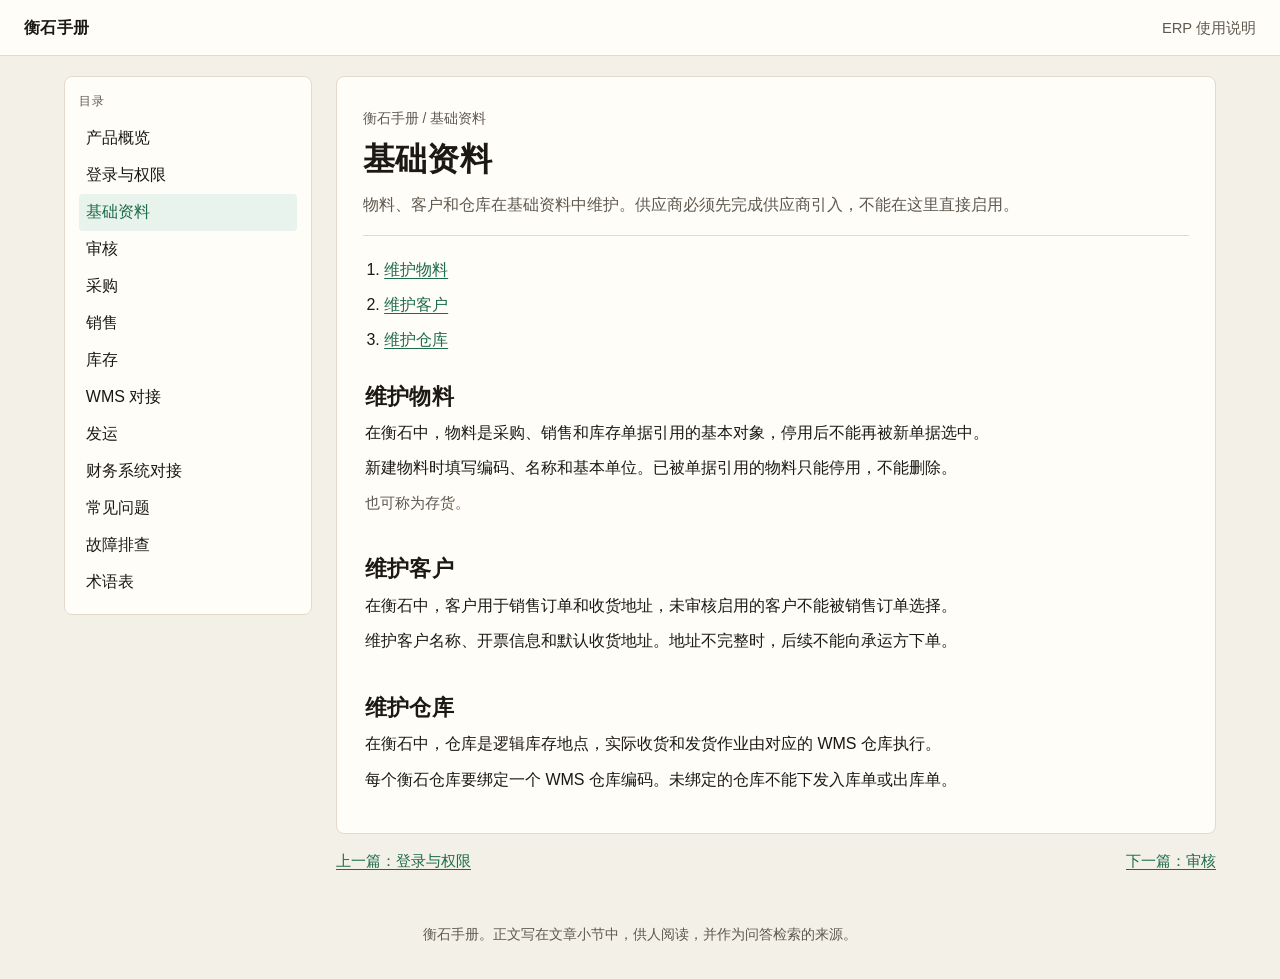
<file: kb/pages/master-data.html>
<!DOCTYPE html>
<html lang="zh-CN">
<head>
  <meta charset="UTF-8">
  <meta name="viewport" content="width=device-width, initial-scale=1.0">
  <title>基础资料 — 衡石手册</title>
  <meta name="description" content="物料、客户和仓库在基础资料中维护。供应商必须先完成供应商引入，不能在这里直接启用。">
  <link rel="stylesheet" href="/kb/css/site.css">
  <script type="application/ld+json">
  {
    "@context": "https://schema.org",
    "@type": "TechArticle",
    "headline": "基础资料",
    "description": "物料、客户和仓库在基础资料中维护。供应商必须先完成供应商引入，不能在这里直接启用。",
    "inLanguage": "zh-CN",
    "hasPart": [
      {"@type": "WebPageElement", "name": "维护物料", "cssSelector": "#master-item"},
      {"@type": "WebPageElement", "name": "维护客户", "cssSelector": "#master-customer"},
      {"@type": "WebPageElement", "name": "维护仓库", "cssSelector": "#master-warehouse"}
    ]
  }
  </script>
</head>
<body>
  <header class="site-header">
    <a class="brand" href="/kb/index.html">衡石手册</a>
    <p class="header-note">ERP 使用说明</p>
  </header>
  <div class="page">
    <nav class="site-nav" aria-label="手册目录">
      <p class="nav-label">目录</p>
      <ol class="nav-list">
        <li><a href="/kb/index.html">产品概览</a></li>
        <li><a href="/kb/pages/access.html">登录与权限</a></li>
        <li><a href="/kb/pages/master-data.html" aria-current="page">基础资料</a></li>
        <li><a href="/kb/pages/approval.html">审核</a></li>
        <li><a href="/kb/pages/purchase.html">采购</a></li>
        <li><a href="/kb/pages/sales.html">销售</a></li>
        <li><a href="/kb/pages/inventory.html">库存</a></li>
        <li><a href="/kb/pages/wms.html">WMS 对接</a></li>
        <li><a href="/kb/pages/shipping.html">发运</a></li>
        <li><a href="/kb/pages/finance.html">财务系统对接</a></li>
        <li><a href="/kb/pages/faq.html">常见问题</a></li>
        <li><a href="/kb/pages/troubleshoot.html">故障排查</a></li>
        <li><a href="/kb/pages/glossary.html">术语表</a></li>
      </ol>
    </nav>
    <main>
      <article class="article" data-doc-id="master-data" data-doc-title="基础资料">
        <header class="article-head">
          <p class="breadcrumb">衡石手册 / 基础资料</p>
          <h1>基础资料</h1>
          <p class="summary">物料、客户和仓库在基础资料中维护。供应商必须先完成供应商引入，不能在这里直接启用。</p>
          <nav class="onpage" aria-label="本页目录">
            <ol>
              <li><a href="#master-item">维护物料</a></li>
              <li><a href="#master-customer">维护客户</a></li>
              <li><a href="#master-warehouse">维护仓库</a></li>
            </ol>
          </nav>
        </header>
        <section id="master-item" data-section-id="master-item">
          <h2>维护物料</h2>
          <p>在衡石中，物料是采购、销售和库存单据引用的基本对象，停用后不能再被新单据选中。</p>
          <p>新建物料时填写编码、名称和基本单位。已被单据引用的物料只能停用，不能删除。</p>
          <p class="alias">也可称为存货。</p>
        </section>
        <section id="master-customer" data-section-id="master-customer">
          <h2>维护客户</h2>
          <p>在衡石中，客户用于销售订单和收货地址，未审核启用的客户不能被销售订单选择。</p>
          <p>维护客户名称、开票信息和默认收货地址。地址不完整时，后续不能向承运方下单。</p>
        </section>
        <section id="master-warehouse" data-section-id="master-warehouse">
          <h2>维护仓库</h2>
          <p>在衡石中，仓库是逻辑库存地点，实际收货和发货作业由对应的 WMS 仓库执行。</p>
          <p>每个衡石仓库要绑定一个 WMS 仓库编码。未绑定的仓库不能下发入库单或出库单。</p>
        </section>
      </article>
      <nav class="pager" aria-label="前后文">
        <a href="/kb/pages/access.html">上一篇：登录与权限</a>
        <a href="/kb/pages/approval.html">下一篇：审核</a>
      </nav>
    </main>
  </div>
  <footer class="site-footer">
    <p>衡石手册。正文写在文章小节中，供人阅读，并作为问答检索的来源。</p>
  </footer>
</body>
</html>
</file>
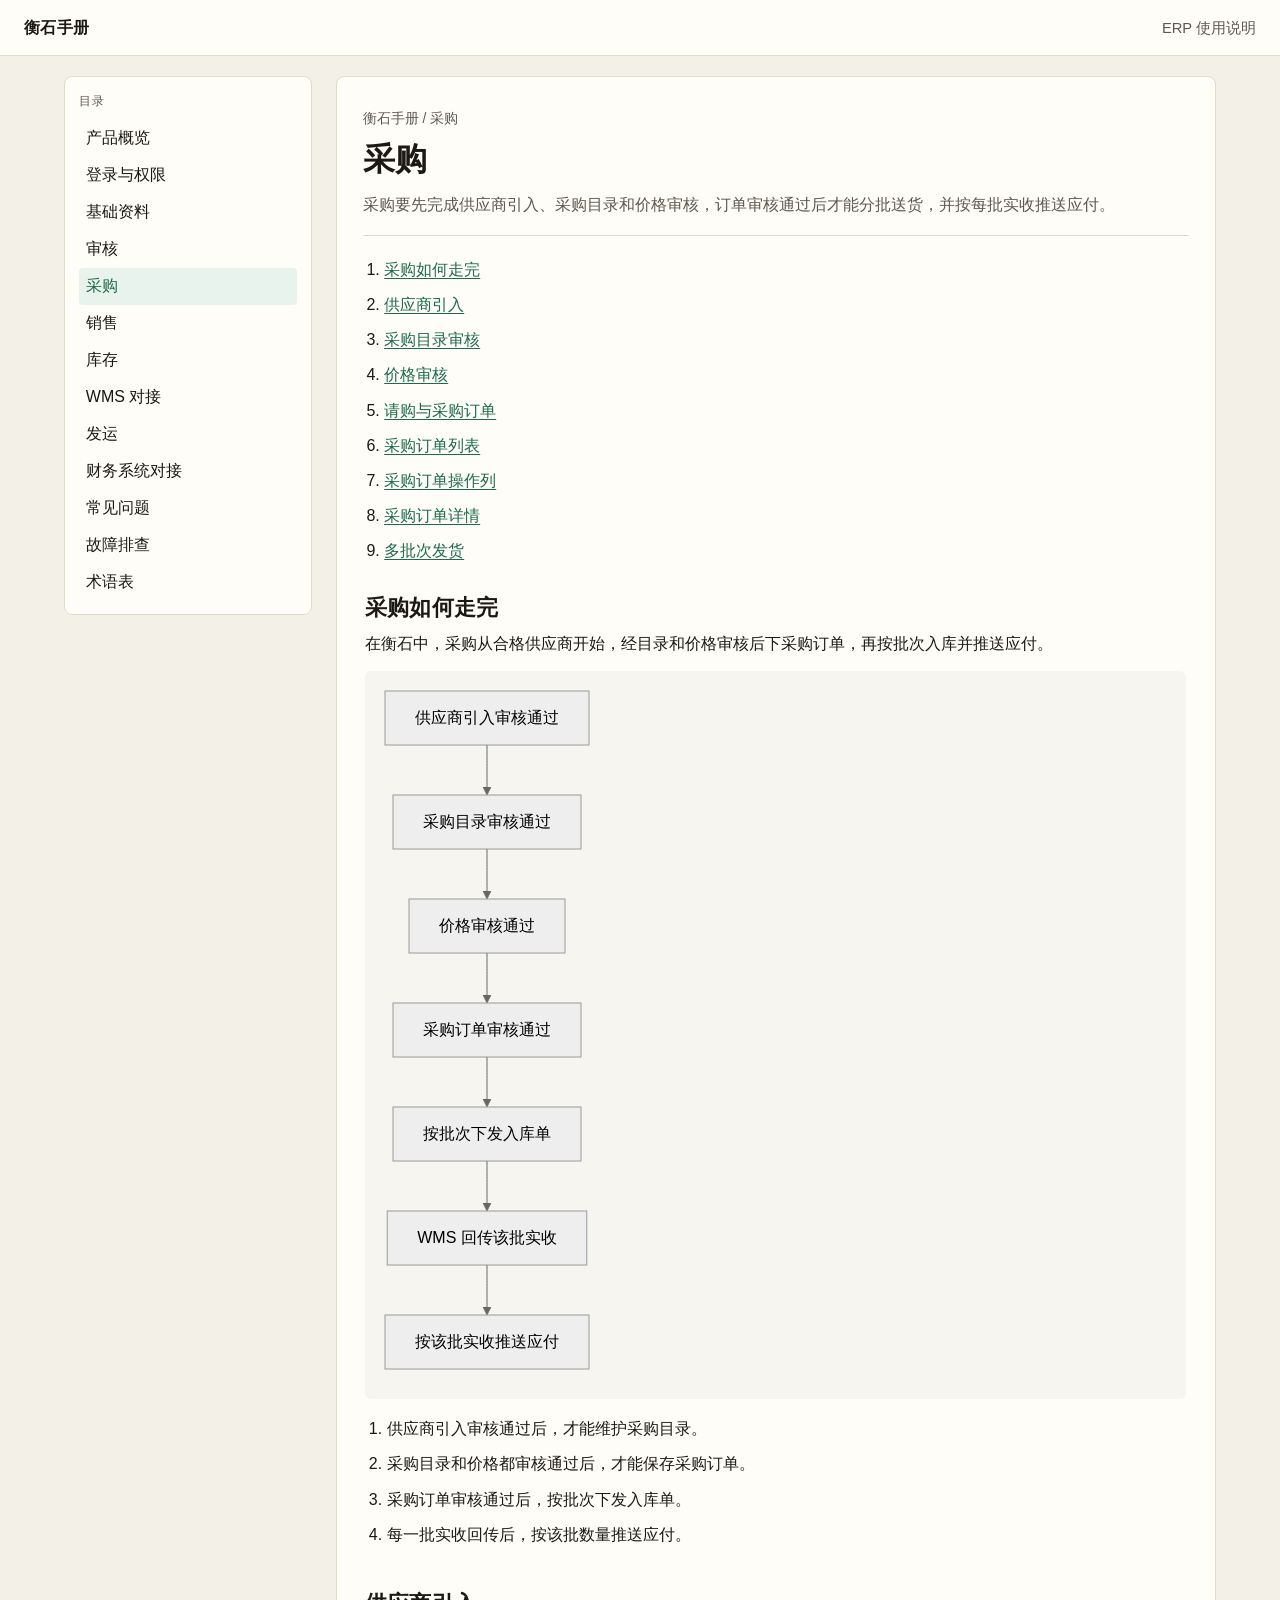
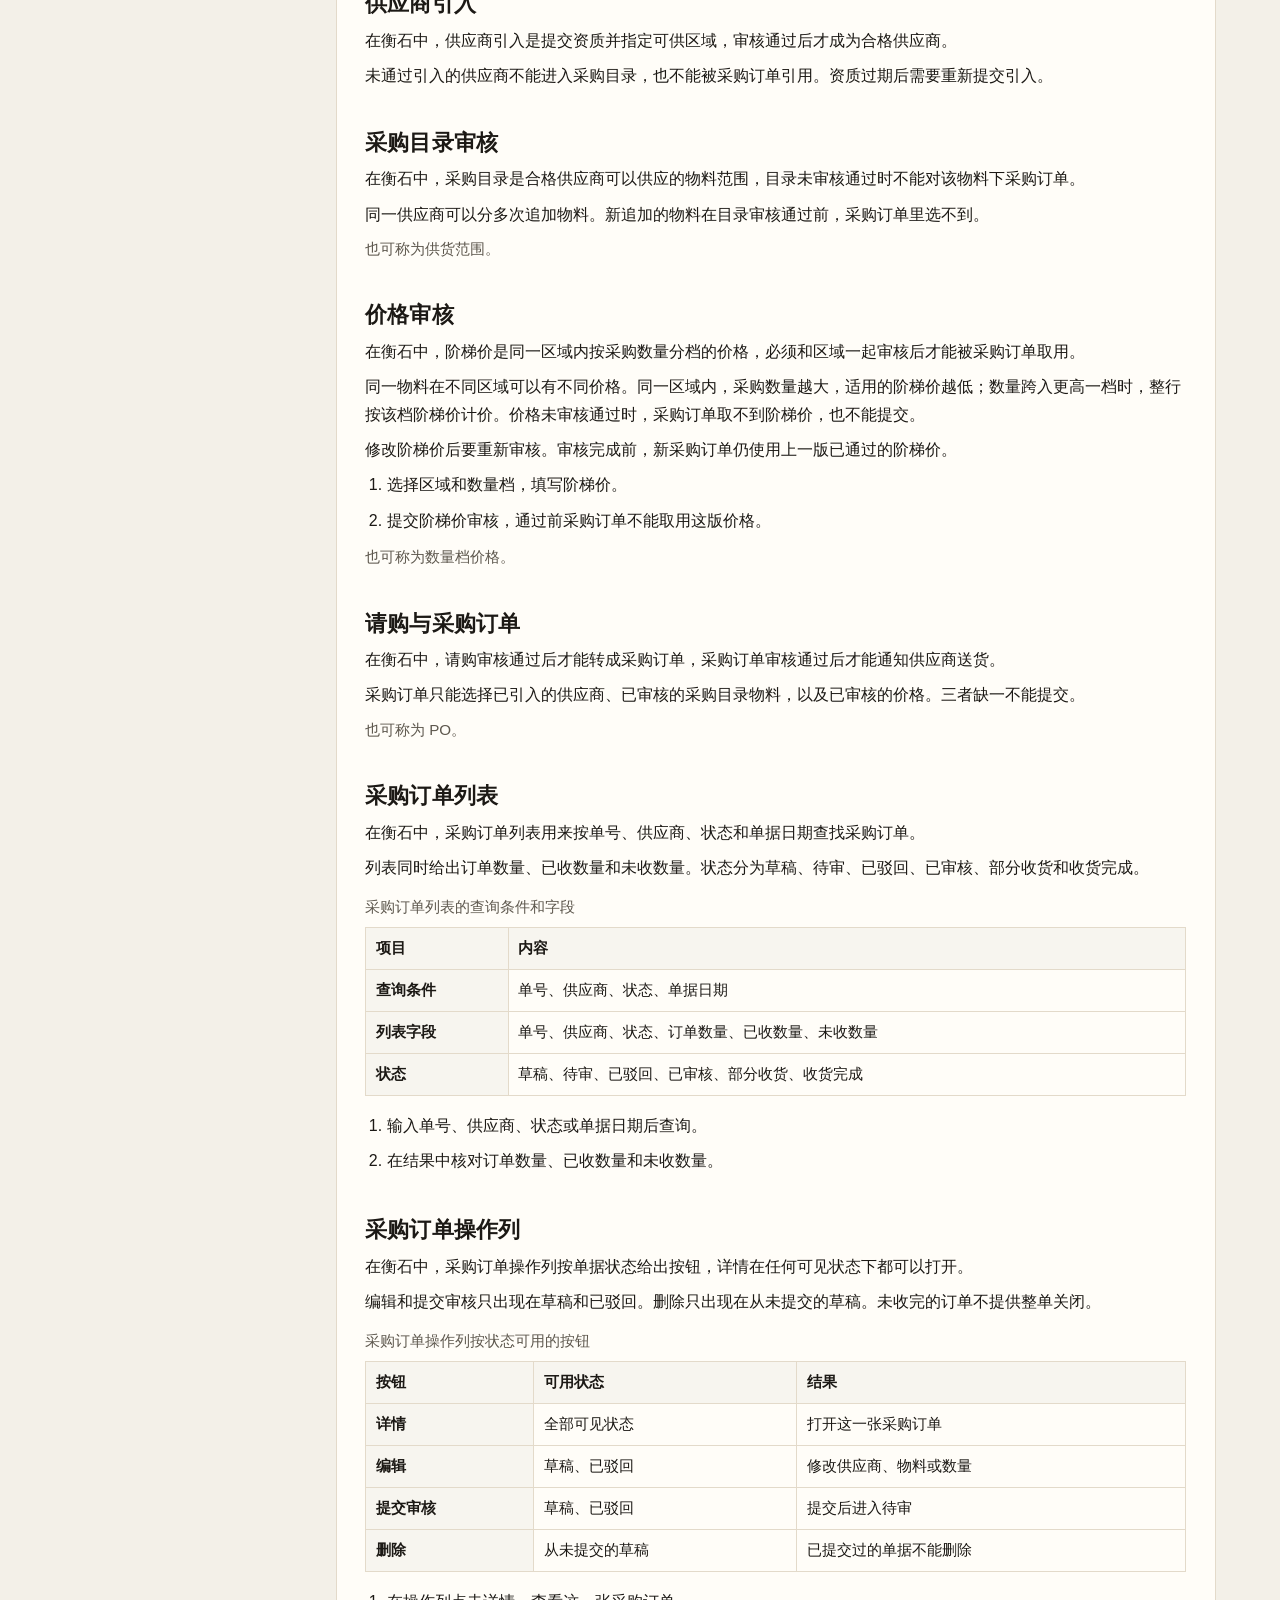
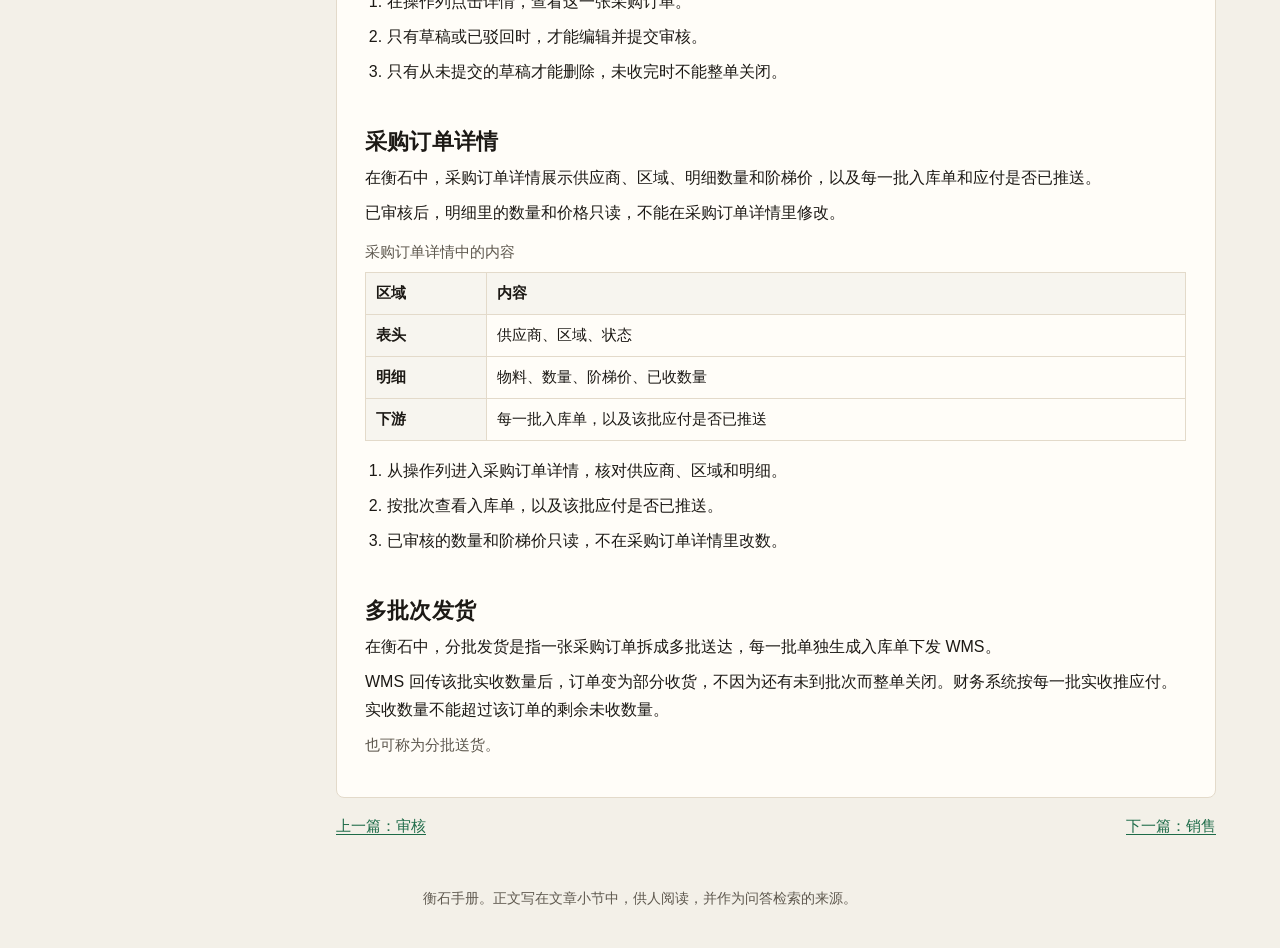
<file: kb/pages/purchase.html>
<!DOCTYPE html>
<html lang="zh-CN">
<head>
  <meta charset="UTF-8">
  <meta name="viewport" content="width=device-width, initial-scale=1.0">
  <title>采购 — 衡石手册</title>
  <meta name="description" content="采购要先完成供应商引入、采购目录和价格审核，订单审核通过后才能分批送货，并按每批实收推送应付。">
  <link rel="stylesheet" href="/kb/css/site.css">
  <script type="application/ld+json">
  {
    "@context": "https://schema.org",
    "@type": "TechArticle",
    "headline": "采购",
    "description": "采购要先完成供应商引入、采购目录和价格审核，订单审核通过后才能分批送货，并按每批实收推送应付。",
    "inLanguage": "zh-CN",
    "hasPart": [
      {"@type": "WebPageElement", "name": "采购如何走完", "cssSelector": "#purchase-flow"},
      {"@type": "WebPageElement", "name": "供应商引入", "cssSelector": "#purchase-vendor"},
      {"@type": "WebPageElement", "name": "采购目录审核", "cssSelector": "#purchase-catalog"},
      {"@type": "WebPageElement", "name": "价格审核", "cssSelector": "#purchase-price"},
      {"@type": "WebPageElement", "name": "请购与采购订单", "cssSelector": "#purchase-order"},
      {"@type": "WebPageElement", "name": "采购订单列表", "cssSelector": "#purchase-order-list"},
      {"@type": "WebPageElement", "name": "采购订单操作列", "cssSelector": "#purchase-order-actions"},
      {"@type": "WebPageElement", "name": "采购订单详情", "cssSelector": "#purchase-order-detail"},
      {"@type": "WebPageElement", "name": "多批次发货", "cssSelector": "#purchase-batch"}
    ]
  }
  </script>
</head>
<body>
  <header class="site-header">
    <a class="brand" href="/kb/index.html">衡石手册</a>
    <p class="header-note">ERP 使用说明</p>
  </header>
  <div class="page">
    <nav class="site-nav" aria-label="手册目录">
      <p class="nav-label">目录</p>
      <ol class="nav-list">
        <li><a href="/kb/index.html">产品概览</a></li>
        <li><a href="/kb/pages/access.html">登录与权限</a></li>
        <li><a href="/kb/pages/master-data.html">基础资料</a></li>
        <li><a href="/kb/pages/approval.html">审核</a></li>
        <li><a href="/kb/pages/purchase.html" aria-current="page">采购</a></li>
        <li><a href="/kb/pages/sales.html">销售</a></li>
        <li><a href="/kb/pages/inventory.html">库存</a></li>
        <li><a href="/kb/pages/wms.html">WMS 对接</a></li>
        <li><a href="/kb/pages/shipping.html">发运</a></li>
        <li><a href="/kb/pages/finance.html">财务系统对接</a></li>
        <li><a href="/kb/pages/faq.html">常见问题</a></li>
        <li><a href="/kb/pages/troubleshoot.html">故障排查</a></li>
        <li><a href="/kb/pages/glossary.html">术语表</a></li>
      </ol>
    </nav>
    <main>
      <article class="article" data-doc-id="purchase" data-doc-title="采购">
        <header class="article-head">
          <p class="breadcrumb">衡石手册 / 采购</p>
          <h1>采购</h1>
          <p class="summary">采购要先完成供应商引入、采购目录和价格审核，订单审核通过后才能分批送货，并按每批实收推送应付。</p>
          <nav class="onpage" aria-label="本页目录">
            <ol>
              <li><a href="#purchase-flow">采购如何走完</a></li>
              <li><a href="#purchase-vendor">供应商引入</a></li>
              <li><a href="#purchase-catalog">采购目录审核</a></li>
              <li><a href="#purchase-price">价格审核</a></li>
              <li><a href="#purchase-order">请购与采购订单</a></li>
              <li><a href="#purchase-order-list">采购订单列表</a></li>
              <li><a href="#purchase-order-actions">采购订单操作列</a></li>
              <li><a href="#purchase-order-detail">采购订单详情</a></li>
              <li><a href="#purchase-batch">多批次发货</a></li>
            </ol>
          </nav>
        </header>
        <section id="purchase-flow" data-section-id="purchase-flow">
          <h2>采购如何走完</h2>
          <p>在衡石中，采购从合格供应商开始，经目录和价格审核后下采购订单，再按批次入库并推送应付。</p>
          <pre class="mermaid">
flowchart TD
  vendorNode["供应商引入审核通过"] --> catalogNode["采购目录审核通过"]
  catalogNode --> priceNode["价格审核通过"]
  priceNode --> orderNode["采购订单审核通过"]
  orderNode --> batchNode["按批次下发入库单"]
  batchNode --> wmsNode["WMS 回传该批实收"]
  wmsNode --> apNode["按该批实收推送应付"]
          </pre>
          <ol>
            <li>供应商引入审核通过后，才能维护采购目录。</li>
            <li>采购目录和价格都审核通过后，才能保存采购订单。</li>
            <li>采购订单审核通过后，按批次下发入库单。</li>
            <li>每一批实收回传后，按该批数量推送应付。</li>
          </ol>
        </section>
        <section id="purchase-vendor" data-section-id="purchase-vendor">
          <h2>供应商引入</h2>
          <p>在衡石中，供应商引入是提交资质并指定可供区域，审核通过后才成为合格供应商。</p>
          <p>未通过引入的供应商不能进入采购目录，也不能被采购订单引用。资质过期后需要重新提交引入。</p>
        </section>
        <section id="purchase-catalog" data-section-id="purchase-catalog">
          <h2>采购目录审核</h2>
          <p>在衡石中，采购目录是合格供应商可以供应的物料范围，目录未审核通过时不能对该物料下采购订单。</p>
          <p>同一供应商可以分多次追加物料。新追加的物料在目录审核通过前，采购订单里选不到。</p>
          <p class="alias">也可称为供货范围。</p>
        </section>
        <section id="purchase-price" data-section-id="purchase-price">
          <h2>价格审核</h2>
          <p>在衡石中，阶梯价是同一区域内按采购数量分档的价格，必须和区域一起审核后才能被采购订单取用。</p>
          <p>同一物料在不同区域可以有不同价格。同一区域内，采购数量越大，适用的阶梯价越低；数量跨入更高一档时，整行按该档阶梯价计价。价格未审核通过时，采购订单取不到阶梯价，也不能提交。</p>
          <p>修改阶梯价后要重新审核。审核完成前，新采购订单仍使用上一版已通过的阶梯价。</p>
          <ol>
            <li>选择区域和数量档，填写阶梯价。</li>
            <li>提交阶梯价审核，通过前采购订单不能取用这版价格。</li>
          </ol>
          <p class="alias">也可称为数量档价格。</p>
        </section>
        <section id="purchase-order" data-section-id="purchase-order">
          <h2>请购与采购订单</h2>
          <p>在衡石中，请购审核通过后才能转成采购订单，采购订单审核通过后才能通知供应商送货。</p>
          <p>采购订单只能选择已引入的供应商、已审核的采购目录物料，以及已审核的价格。三者缺一不能提交。</p>
          <p class="alias">也可称为 PO。</p>
        </section>
        <section id="purchase-order-list" data-section-id="purchase-order-list">
          <h2>采购订单列表</h2>
          <p>在衡石中，采购订单列表用来按单号、供应商、状态和单据日期查找采购订单。</p>
          <p>列表同时给出订单数量、已收数量和未收数量。状态分为草稿、待审、已驳回、已审核、部分收货和收货完成。</p>
          <table>
            <caption>采购订单列表的查询条件和字段</caption>
            <thead>
              <tr>
                <th scope="col">项目</th>
                <th scope="col">内容</th>
              </tr>
            </thead>
            <tbody>
              <tr>
                <th scope="row">查询条件</th>
                <td>单号、供应商、状态、单据日期</td>
              </tr>
              <tr>
                <th scope="row">列表字段</th>
                <td>单号、供应商、状态、订单数量、已收数量、未收数量</td>
              </tr>
              <tr>
                <th scope="row">状态</th>
                <td>草稿、待审、已驳回、已审核、部分收货、收货完成</td>
              </tr>
            </tbody>
          </table>
          <ol>
            <li>输入单号、供应商、状态或单据日期后查询。</li>
            <li>在结果中核对订单数量、已收数量和未收数量。</li>
          </ol>
        </section>
        <section id="purchase-order-actions" data-section-id="purchase-order-actions">
          <h2>采购订单操作列</h2>
          <p>在衡石中，采购订单操作列按单据状态给出按钮，详情在任何可见状态下都可以打开。</p>
          <p>编辑和提交审核只出现在草稿和已驳回。删除只出现在从未提交的草稿。未收完的订单不提供整单关闭。</p>
          <table>
            <caption>采购订单操作列按状态可用的按钮</caption>
            <thead>
              <tr>
                <th scope="col">按钮</th>
                <th scope="col">可用状态</th>
                <th scope="col">结果</th>
              </tr>
            </thead>
            <tbody>
              <tr>
                <th scope="row">详情</th>
                <td>全部可见状态</td>
                <td>打开这一张采购订单</td>
              </tr>
              <tr>
                <th scope="row">编辑</th>
                <td>草稿、已驳回</td>
                <td>修改供应商、物料或数量</td>
              </tr>
              <tr>
                <th scope="row">提交审核</th>
                <td>草稿、已驳回</td>
                <td>提交后进入待审</td>
              </tr>
              <tr>
                <th scope="row">删除</th>
                <td>从未提交的草稿</td>
                <td>已提交过的单据不能删除</td>
              </tr>
            </tbody>
          </table>
          <ol>
            <li>在操作列点击详情，查看这一张采购订单。</li>
            <li>只有草稿或已驳回时，才能编辑并提交审核。</li>
            <li>只有从未提交的草稿才能删除，未收完时不能整单关闭。</li>
          </ol>
        </section>
        <section id="purchase-order-detail" data-section-id="purchase-order-detail">
          <h2>采购订单详情</h2>
          <p>在衡石中，采购订单详情展示供应商、区域、明细数量和阶梯价，以及每一批入库单和应付是否已推送。</p>
          <p>已审核后，明细里的数量和价格只读，不能在采购订单详情里修改。</p>
          <table>
            <caption>采购订单详情中的内容</caption>
            <thead>
              <tr>
                <th scope="col">区域</th>
                <th scope="col">内容</th>
              </tr>
            </thead>
            <tbody>
              <tr>
                <th scope="row">表头</th>
                <td>供应商、区域、状态</td>
              </tr>
              <tr>
                <th scope="row">明细</th>
                <td>物料、数量、阶梯价、已收数量</td>
              </tr>
              <tr>
                <th scope="row">下游</th>
                <td>每一批入库单，以及该批应付是否已推送</td>
              </tr>
            </tbody>
          </table>
          <ol>
            <li>从操作列进入采购订单详情，核对供应商、区域和明细。</li>
            <li>按批次查看入库单，以及该批应付是否已推送。</li>
            <li>已审核的数量和阶梯价只读，不在采购订单详情里改数。</li>
          </ol>
        </section>
        <section id="purchase-batch" data-section-id="purchase-batch">
          <h2>多批次发货</h2>
          <p>在衡石中，分批发货是指一张采购订单拆成多批送达，每一批单独生成入库单下发 WMS。</p>
          <p>WMS 回传该批实收数量后，订单变为部分收货，不因为还有未到批次而整单关闭。财务系统按每一批实收推应付。实收数量不能超过该订单的剩余未收数量。</p>
          <p class="alias">也可称为分批送货。</p>
        </section>
      </article>
      <nav class="pager" aria-label="前后文">
        <a href="/kb/pages/approval.html">上一篇：审核</a>
        <a href="/kb/pages/sales.html">下一篇：销售</a>
      </nav>
    </main>
  </div>
  <footer class="site-footer">
    <p>衡石手册。正文写在文章小节中，供人阅读，并作为问答检索的来源。</p>
  </footer>
  <script src="/kb/js/mermaid.min.js"></script>
  <script src="/kb/js/render-mermaid.js"></script>
</body>
</html>
</file>
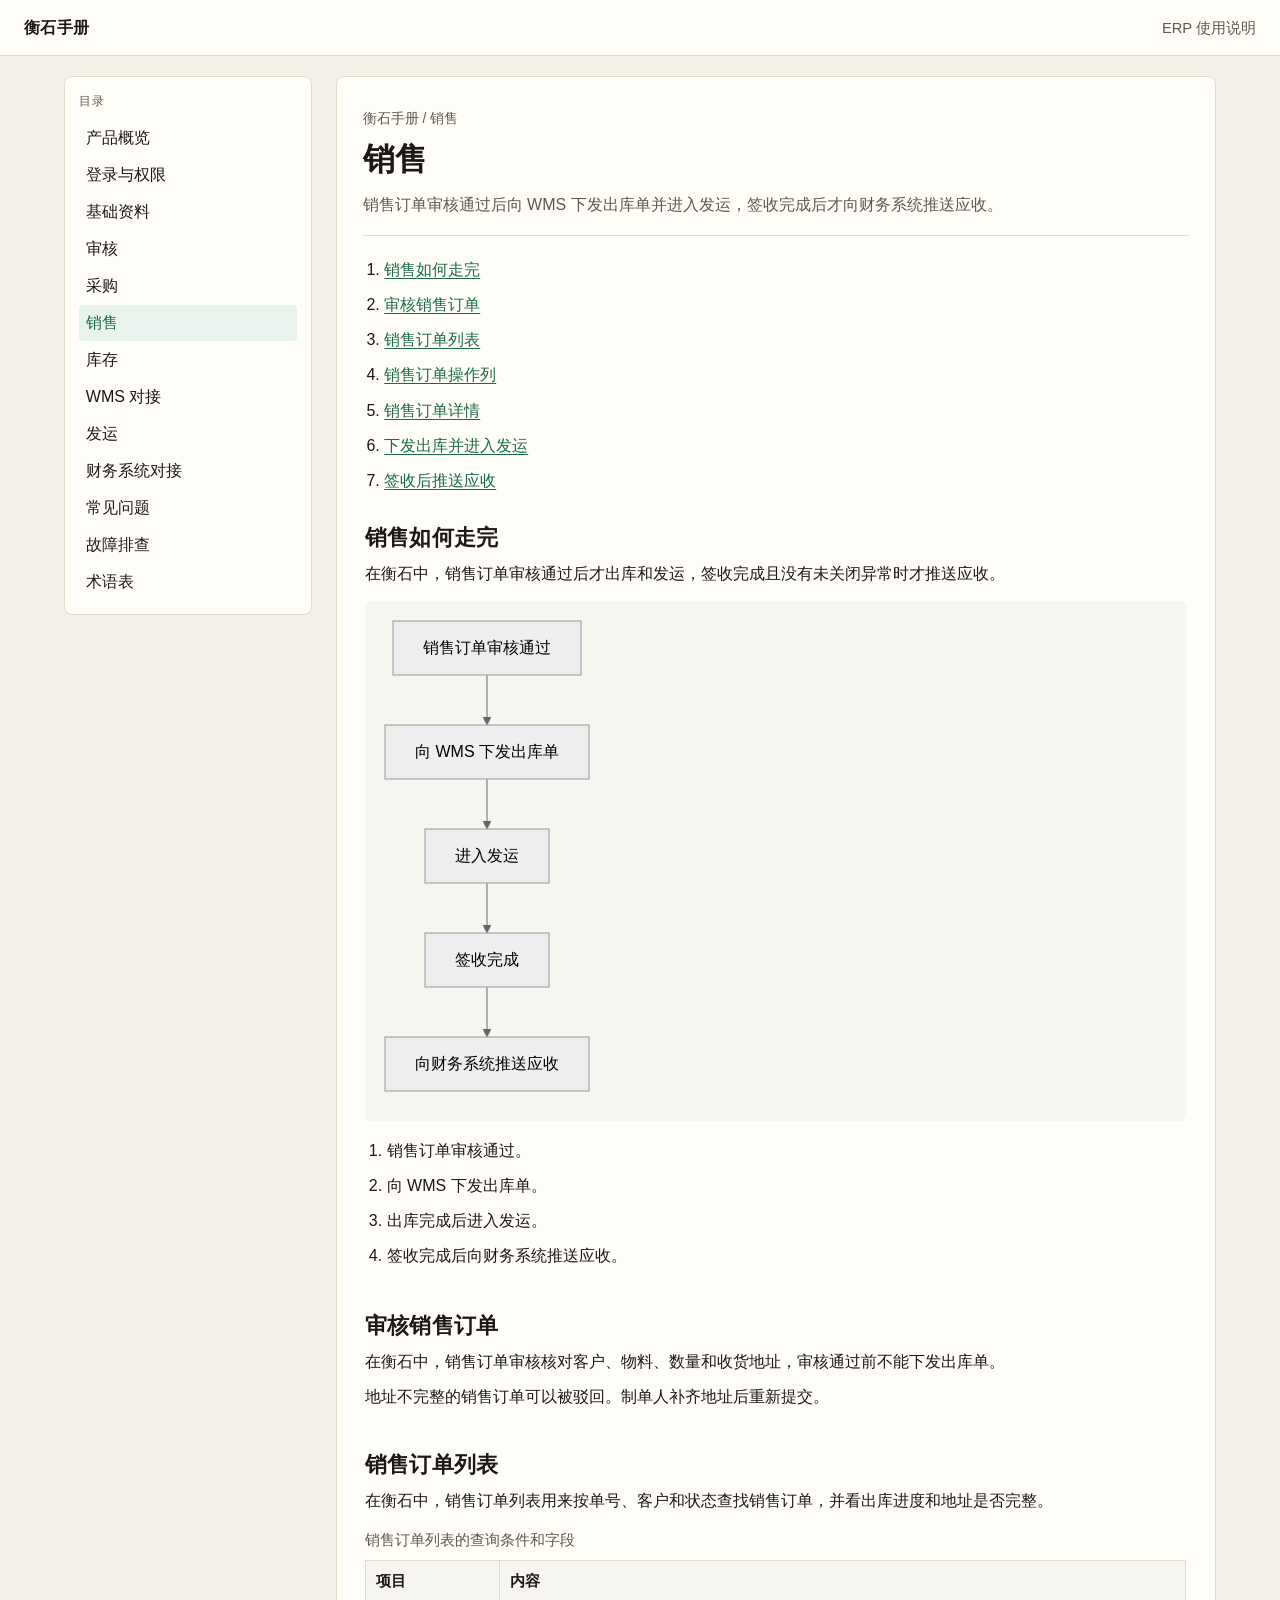
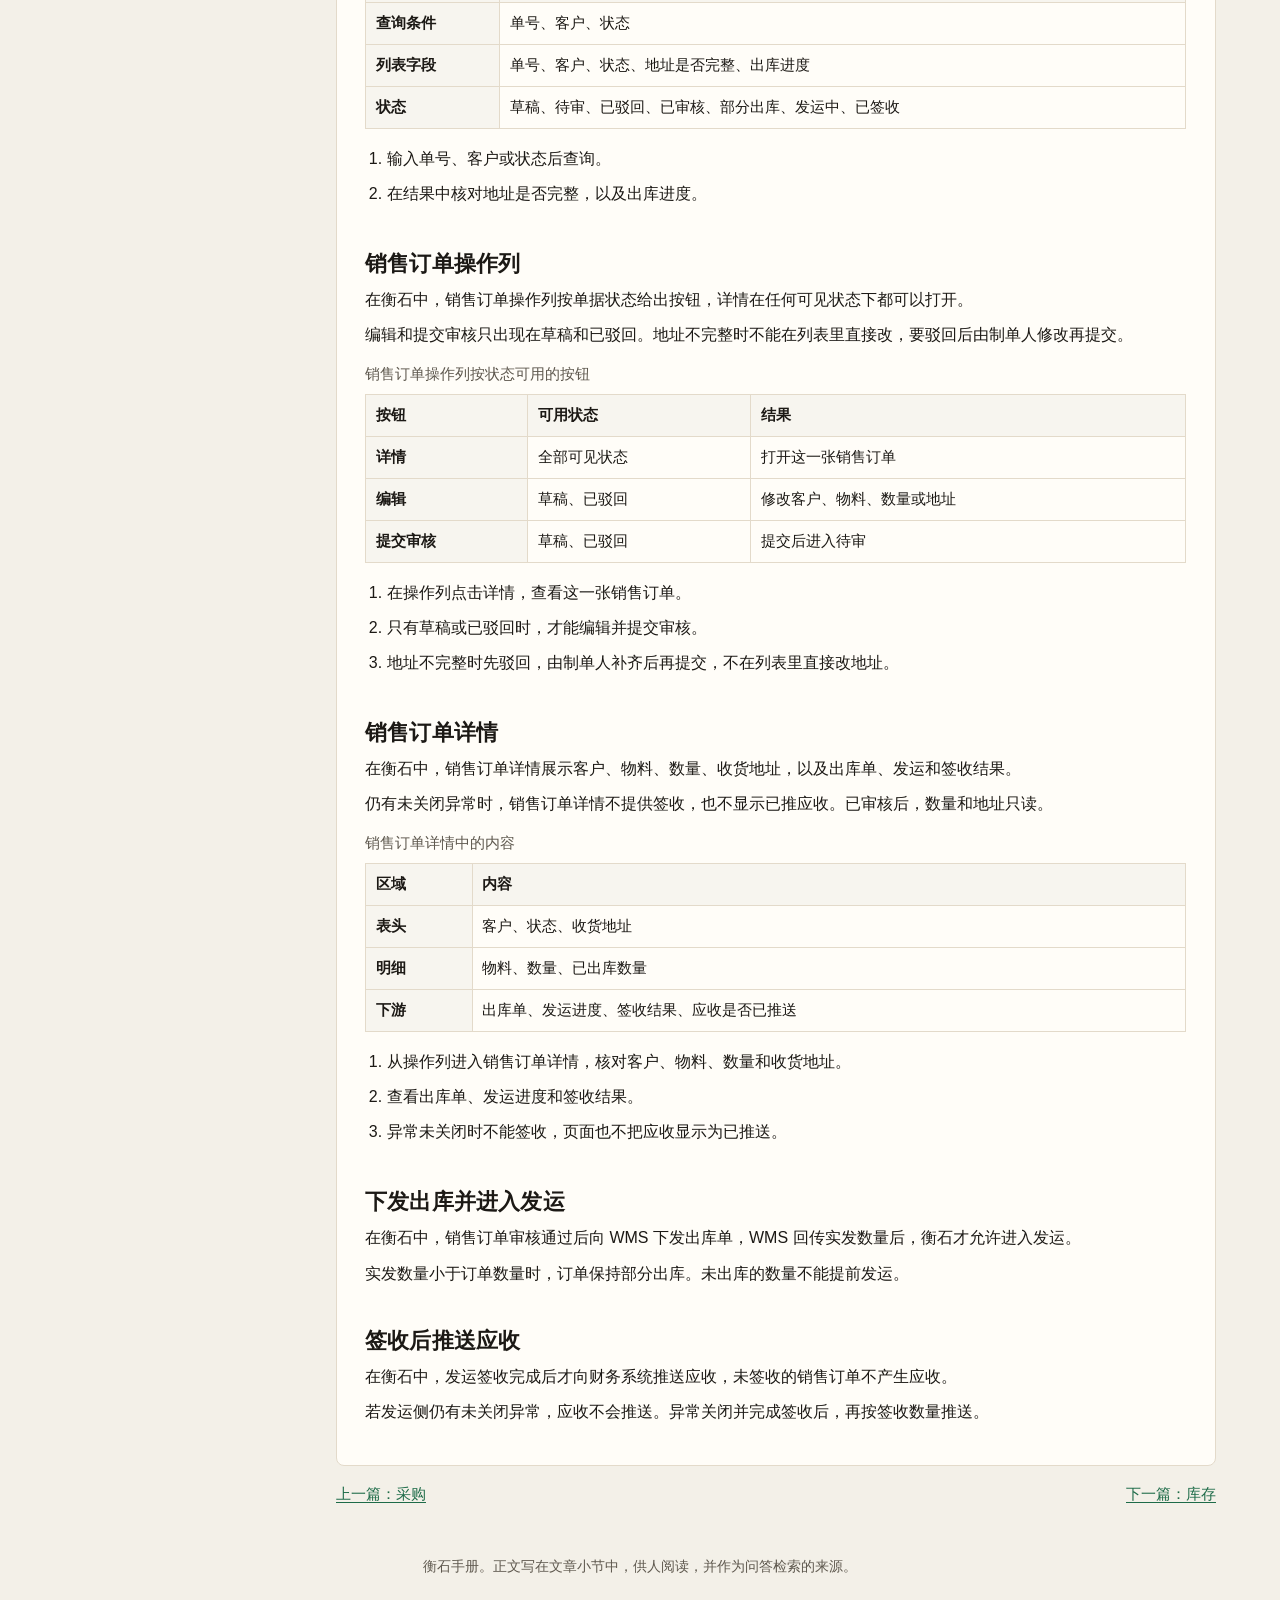
<file: kb/pages/sales.html>
<!DOCTYPE html>
<html lang="zh-CN">
<head>
  <meta charset="UTF-8">
  <meta name="viewport" content="width=device-width, initial-scale=1.0">
  <title>销售 — 衡石手册</title>
  <meta name="description" content="销售订单审核通过后向 WMS 下发出库单并进入发运，签收完成后才向财务系统推送应收。">
  <link rel="stylesheet" href="/kb/css/site.css">
  <script type="application/ld+json">
  {
    "@context": "https://schema.org",
    "@type": "TechArticle",
    "headline": "销售",
    "description": "销售订单审核通过后向 WMS 下发出库单并进入发运，签收完成后才向财务系统推送应收。",
    "inLanguage": "zh-CN",
    "hasPart": [
      {"@type": "WebPageElement", "name": "销售如何走完", "cssSelector": "#sales-flow"},
      {"@type": "WebPageElement", "name": "审核销售订单", "cssSelector": "#sales-order"},
      {"@type": "WebPageElement", "name": "销售订单列表", "cssSelector": "#sales-order-list"},
      {"@type": "WebPageElement", "name": "销售订单操作列", "cssSelector": "#sales-order-actions"},
      {"@type": "WebPageElement", "name": "销售订单详情", "cssSelector": "#sales-order-detail"},
      {"@type": "WebPageElement", "name": "下发出库并进入发运", "cssSelector": "#sales-outbound"},
      {"@type": "WebPageElement", "name": "签收后推送应收", "cssSelector": "#sales-sign"}
    ]
  }
  </script>
</head>
<body>
  <header class="site-header">
    <a class="brand" href="/kb/index.html">衡石手册</a>
    <p class="header-note">ERP 使用说明</p>
  </header>
  <div class="page">
    <nav class="site-nav" aria-label="手册目录">
      <p class="nav-label">目录</p>
      <ol class="nav-list">
        <li><a href="/kb/index.html">产品概览</a></li>
        <li><a href="/kb/pages/access.html">登录与权限</a></li>
        <li><a href="/kb/pages/master-data.html">基础资料</a></li>
        <li><a href="/kb/pages/approval.html">审核</a></li>
        <li><a href="/kb/pages/purchase.html">采购</a></li>
        <li><a href="/kb/pages/sales.html" aria-current="page">销售</a></li>
        <li><a href="/kb/pages/inventory.html">库存</a></li>
        <li><a href="/kb/pages/wms.html">WMS 对接</a></li>
        <li><a href="/kb/pages/shipping.html">发运</a></li>
        <li><a href="/kb/pages/finance.html">财务系统对接</a></li>
        <li><a href="/kb/pages/faq.html">常见问题</a></li>
        <li><a href="/kb/pages/troubleshoot.html">故障排查</a></li>
        <li><a href="/kb/pages/glossary.html">术语表</a></li>
      </ol>
    </nav>
    <main>
      <article class="article" data-doc-id="sales" data-doc-title="销售">
        <header class="article-head">
          <p class="breadcrumb">衡石手册 / 销售</p>
          <h1>销售</h1>
          <p class="summary">销售订单审核通过后向 WMS 下发出库单并进入发运，签收完成后才向财务系统推送应收。</p>
          <nav class="onpage" aria-label="本页目录">
            <ol>
              <li><a href="#sales-flow">销售如何走完</a></li>
              <li><a href="#sales-order">审核销售订单</a></li>
              <li><a href="#sales-order-list">销售订单列表</a></li>
              <li><a href="#sales-order-actions">销售订单操作列</a></li>
              <li><a href="#sales-order-detail">销售订单详情</a></li>
              <li><a href="#sales-outbound">下发出库并进入发运</a></li>
              <li><a href="#sales-sign">签收后推送应收</a></li>
            </ol>
          </nav>
        </header>
        <section id="sales-flow" data-section-id="sales-flow">
          <h2>销售如何走完</h2>
          <p>在衡石中，销售订单审核通过后才出库和发运，签收完成且没有未关闭异常时才推送应收。</p>
          <pre class="mermaid">
flowchart TD
  orderNode["销售订单审核通过"] --> outboundNode["向 WMS 下发出库单"]
  outboundNode --> shipNode["进入发运"]
  shipNode --> signNode["签收完成"]
  signNode --> arNode["向财务系统推送应收"]
          </pre>
          <ol>
            <li>销售订单审核通过。</li>
            <li>向 WMS 下发出库单。</li>
            <li>出库完成后进入发运。</li>
            <li>签收完成后向财务系统推送应收。</li>
          </ol>
        </section>
        <section id="sales-order" data-section-id="sales-order">
          <h2>审核销售订单</h2>
          <p>在衡石中，销售订单审核核对客户、物料、数量和收货地址，审核通过前不能下发出库单。</p>
          <p>地址不完整的销售订单可以被驳回。制单人补齐地址后重新提交。</p>
        </section>
        <section id="sales-order-list" data-section-id="sales-order-list">
          <h2>销售订单列表</h2>
          <p>在衡石中，销售订单列表用来按单号、客户和状态查找销售订单，并看出库进度和地址是否完整。</p>
          <table>
            <caption>销售订单列表的查询条件和字段</caption>
            <thead>
              <tr>
                <th scope="col">项目</th>
                <th scope="col">内容</th>
              </tr>
            </thead>
            <tbody>
              <tr>
                <th scope="row">查询条件</th>
                <td>单号、客户、状态</td>
              </tr>
              <tr>
                <th scope="row">列表字段</th>
                <td>单号、客户、状态、地址是否完整、出库进度</td>
              </tr>
              <tr>
                <th scope="row">状态</th>
                <td>草稿、待审、已驳回、已审核、部分出库、发运中、已签收</td>
              </tr>
            </tbody>
          </table>
          <ol>
            <li>输入单号、客户或状态后查询。</li>
            <li>在结果中核对地址是否完整，以及出库进度。</li>
          </ol>
        </section>
        <section id="sales-order-actions" data-section-id="sales-order-actions">
          <h2>销售订单操作列</h2>
          <p>在衡石中，销售订单操作列按单据状态给出按钮，详情在任何可见状态下都可以打开。</p>
          <p>编辑和提交审核只出现在草稿和已驳回。地址不完整时不能在列表里直接改，要驳回后由制单人修改再提交。</p>
          <table>
            <caption>销售订单操作列按状态可用的按钮</caption>
            <thead>
              <tr>
                <th scope="col">按钮</th>
                <th scope="col">可用状态</th>
                <th scope="col">结果</th>
              </tr>
            </thead>
            <tbody>
              <tr>
                <th scope="row">详情</th>
                <td>全部可见状态</td>
                <td>打开这一张销售订单</td>
              </tr>
              <tr>
                <th scope="row">编辑</th>
                <td>草稿、已驳回</td>
                <td>修改客户、物料、数量或地址</td>
              </tr>
              <tr>
                <th scope="row">提交审核</th>
                <td>草稿、已驳回</td>
                <td>提交后进入待审</td>
              </tr>
            </tbody>
          </table>
          <ol>
            <li>在操作列点击详情，查看这一张销售订单。</li>
            <li>只有草稿或已驳回时，才能编辑并提交审核。</li>
            <li>地址不完整时先驳回，由制单人补齐后再提交，不在列表里直接改地址。</li>
          </ol>
        </section>
        <section id="sales-order-detail" data-section-id="sales-order-detail">
          <h2>销售订单详情</h2>
          <p>在衡石中，销售订单详情展示客户、物料、数量、收货地址，以及出库单、发运和签收结果。</p>
          <p>仍有未关闭异常时，销售订单详情不提供签收，也不显示已推应收。已审核后，数量和地址只读。</p>
          <table>
            <caption>销售订单详情中的内容</caption>
            <thead>
              <tr>
                <th scope="col">区域</th>
                <th scope="col">内容</th>
              </tr>
            </thead>
            <tbody>
              <tr>
                <th scope="row">表头</th>
                <td>客户、状态、收货地址</td>
              </tr>
              <tr>
                <th scope="row">明细</th>
                <td>物料、数量、已出库数量</td>
              </tr>
              <tr>
                <th scope="row">下游</th>
                <td>出库单、发运进度、签收结果、应收是否已推送</td>
              </tr>
            </tbody>
          </table>
          <ol>
            <li>从操作列进入销售订单详情，核对客户、物料、数量和收货地址。</li>
            <li>查看出库单、发运进度和签收结果。</li>
            <li>异常未关闭时不能签收，页面也不把应收显示为已推送。</li>
          </ol>
        </section>
        <section id="sales-outbound" data-section-id="sales-outbound">
          <h2>下发出库并进入发运</h2>
          <p>在衡石中，销售订单审核通过后向 WMS 下发出库单，WMS 回传实发数量后，衡石才允许进入发运。</p>
          <p>实发数量小于订单数量时，订单保持部分出库。未出库的数量不能提前发运。</p>
        </section>
        <section id="sales-sign" data-section-id="sales-sign">
          <h2>签收后推送应收</h2>
          <p>在衡石中，发运签收完成后才向财务系统推送应收，未签收的销售订单不产生应收。</p>
          <p>若发运侧仍有未关闭异常，应收不会推送。异常关闭并完成签收后，再按签收数量推送。</p>
        </section>
      </article>
      <nav class="pager" aria-label="前后文">
        <a href="/kb/pages/purchase.html">上一篇：采购</a>
        <a href="/kb/pages/inventory.html">下一篇：库存</a>
      </nav>
    </main>
  </div>
  <footer class="site-footer">
    <p>衡石手册。正文写在文章小节中，供人阅读，并作为问答检索的来源。</p>
  </footer>
  <script src="/kb/js/mermaid.min.js"></script>
  <script src="/kb/js/render-mermaid.js"></script>
</body>
</html>
</file>
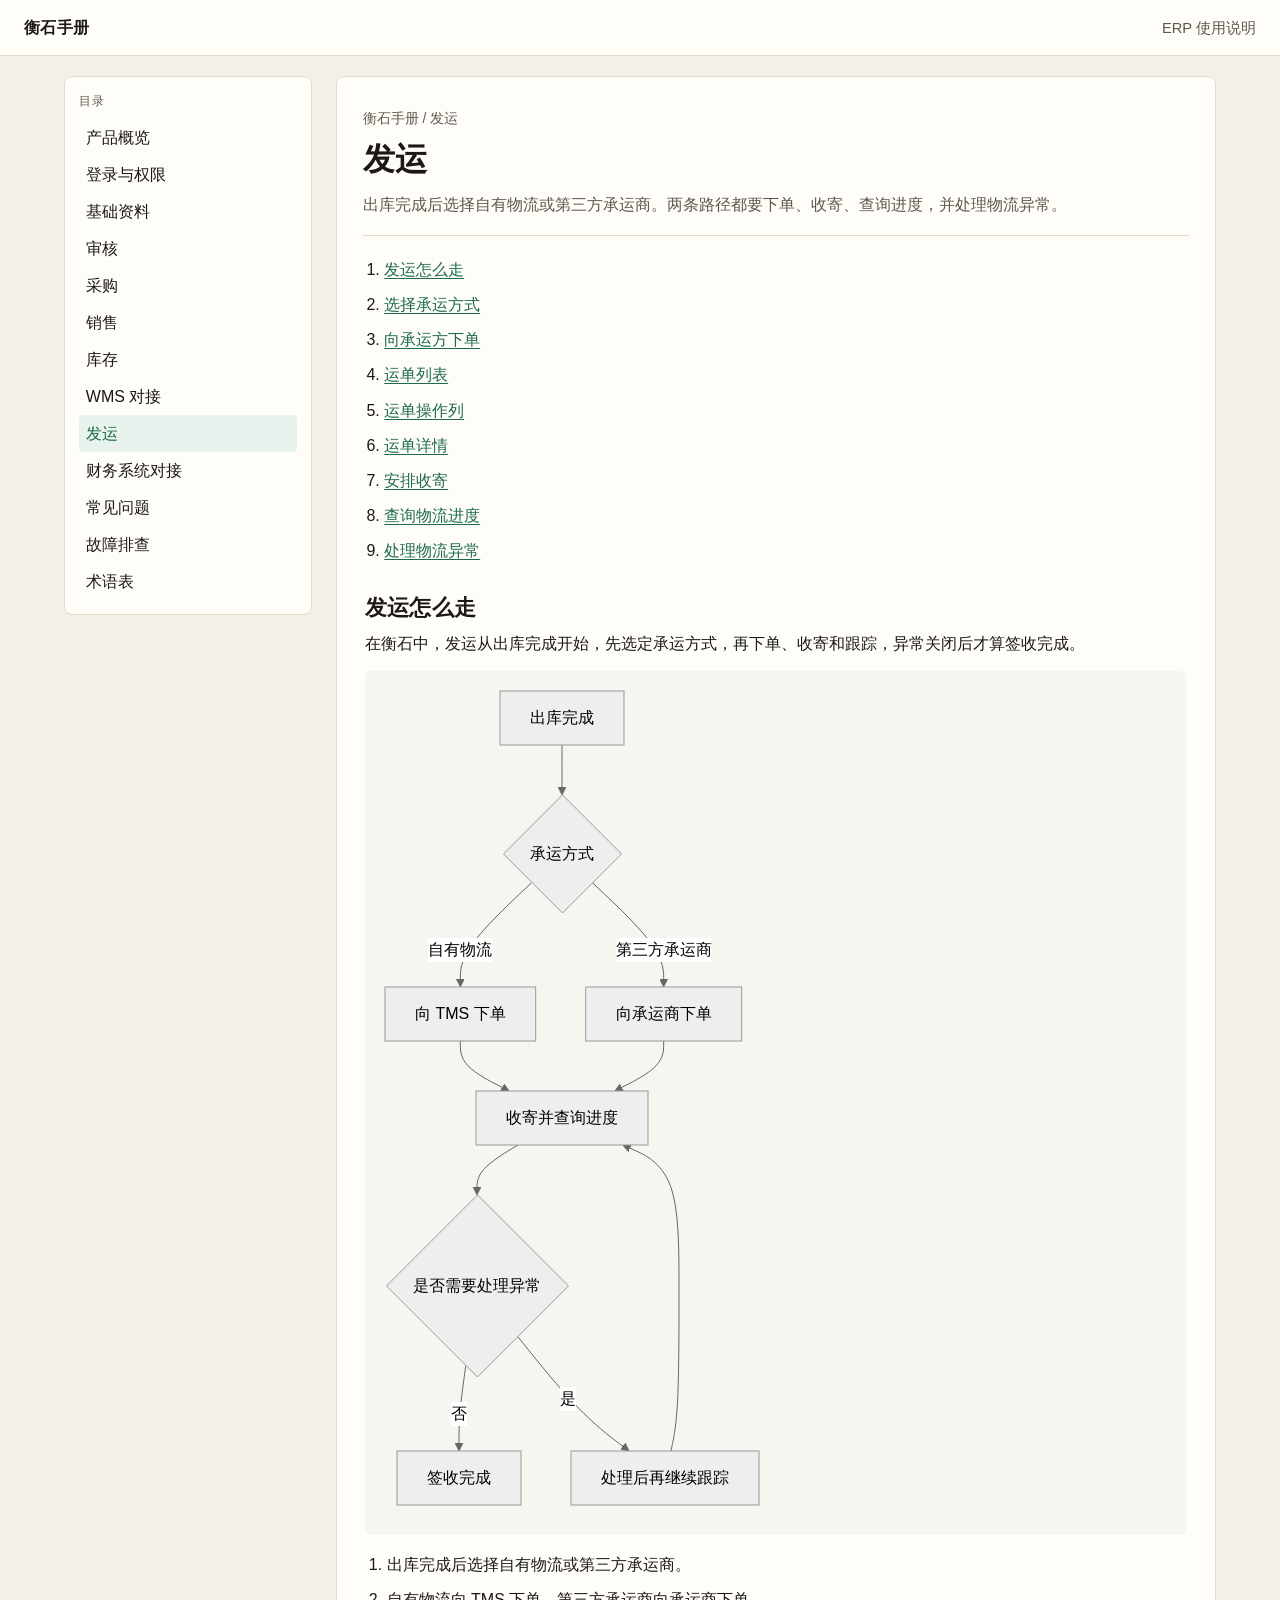
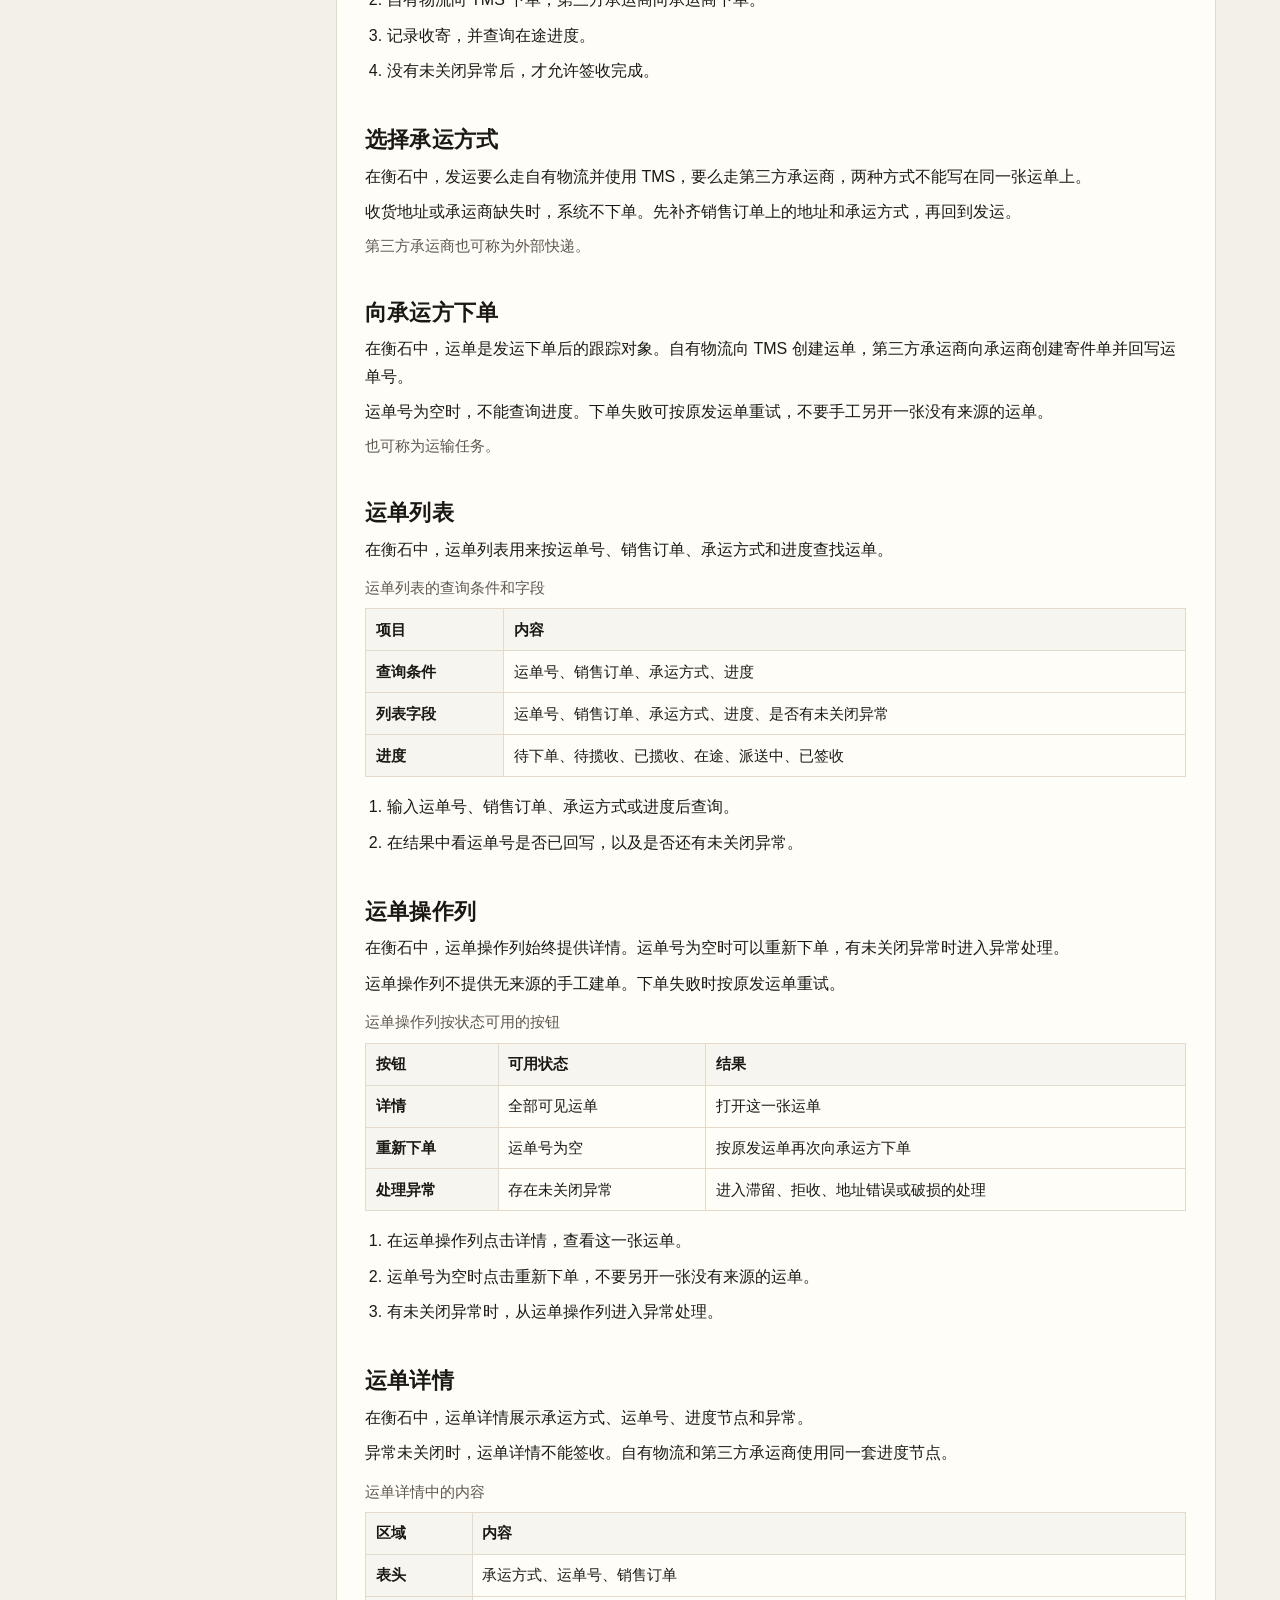
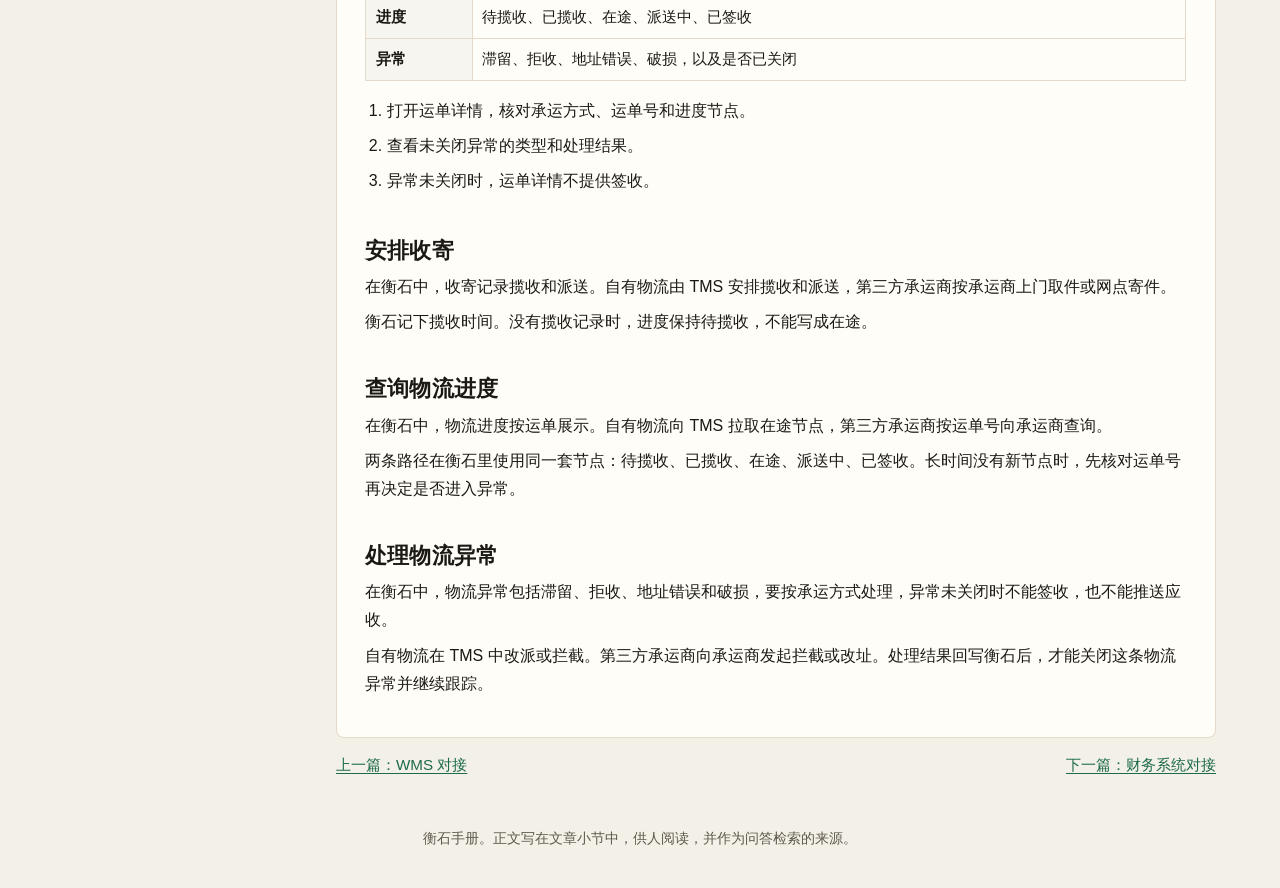
<file: kb/pages/shipping.html>
<!DOCTYPE html>
<html lang="zh-CN">
<head>
  <meta charset="UTF-8">
  <meta name="viewport" content="width=device-width, initial-scale=1.0">
  <title>发运 — 衡石手册</title>
  <meta name="description" content="出库完成后选择自有物流或第三方承运商。两条路径都要下单、收寄、查询进度，并处理物流异常。">
  <link rel="stylesheet" href="/kb/css/site.css">
  <script type="application/ld+json">
  {
    "@context": "https://schema.org",
    "@type": "TechArticle",
    "headline": "发运",
    "description": "出库完成后选择自有物流或第三方承运商。两条路径都要下单、收寄、查询进度，并处理物流异常。",
    "inLanguage": "zh-CN",
    "hasPart": [
      {"@type": "WebPageElement", "name": "发运怎么走", "cssSelector": "#ship-flow"},
      {"@type": "WebPageElement", "name": "选择承运方式", "cssSelector": "#ship-mode"},
      {"@type": "WebPageElement", "name": "向承运方下单", "cssSelector": "#ship-order"},
      {"@type": "WebPageElement", "name": "运单列表", "cssSelector": "#waybill-list"},
      {"@type": "WebPageElement", "name": "运单操作列", "cssSelector": "#waybill-actions"},
      {"@type": "WebPageElement", "name": "运单详情", "cssSelector": "#waybill-detail"},
      {"@type": "WebPageElement", "name": "安排收寄", "cssSelector": "#ship-pickup"},
      {"@type": "WebPageElement", "name": "查询物流进度", "cssSelector": "#ship-track"},
      {"@type": "WebPageElement", "name": "处理物流异常", "cssSelector": "#ship-exception"}
    ]
  }
  </script>
</head>
<body>
  <header class="site-header">
    <a class="brand" href="/kb/index.html">衡石手册</a>
    <p class="header-note">ERP 使用说明</p>
  </header>
  <div class="page">
    <nav class="site-nav" aria-label="手册目录">
      <p class="nav-label">目录</p>
      <ol class="nav-list">
        <li><a href="/kb/index.html">产品概览</a></li>
        <li><a href="/kb/pages/access.html">登录与权限</a></li>
        <li><a href="/kb/pages/master-data.html">基础资料</a></li>
        <li><a href="/kb/pages/approval.html">审核</a></li>
        <li><a href="/kb/pages/purchase.html">采购</a></li>
        <li><a href="/kb/pages/sales.html">销售</a></li>
        <li><a href="/kb/pages/inventory.html">库存</a></li>
        <li><a href="/kb/pages/wms.html">WMS 对接</a></li>
        <li><a href="/kb/pages/shipping.html" aria-current="page">发运</a></li>
        <li><a href="/kb/pages/finance.html">财务系统对接</a></li>
        <li><a href="/kb/pages/faq.html">常见问题</a></li>
        <li><a href="/kb/pages/troubleshoot.html">故障排查</a></li>
        <li><a href="/kb/pages/glossary.html">术语表</a></li>
      </ol>
    </nav>
    <main>
      <article class="article" data-doc-id="shipping" data-doc-title="发运">
        <header class="article-head">
          <p class="breadcrumb">衡石手册 / 发运</p>
          <h1>发运</h1>
          <p class="summary">出库完成后选择自有物流或第三方承运商。两条路径都要下单、收寄、查询进度，并处理物流异常。</p>
          <nav class="onpage" aria-label="本页目录">
            <ol>
              <li><a href="#ship-flow">发运怎么走</a></li>
              <li><a href="#ship-mode">选择承运方式</a></li>
              <li><a href="#ship-order">向承运方下单</a></li>
              <li><a href="#waybill-list">运单列表</a></li>
              <li><a href="#waybill-actions">运单操作列</a></li>
              <li><a href="#waybill-detail">运单详情</a></li>
              <li><a href="#ship-pickup">安排收寄</a></li>
              <li><a href="#ship-track">查询物流进度</a></li>
              <li><a href="#ship-exception">处理物流异常</a></li>
            </ol>
          </nav>
        </header>
        <section id="ship-flow" data-section-id="ship-flow">
          <h2>发运怎么走</h2>
          <p>在衡石中，发运从出库完成开始，先选定承运方式，再下单、收寄和跟踪，异常关闭后才算签收完成。</p>
          <pre class="mermaid">
flowchart TD
  startNode["出库完成"] --> chooseNode{"承运方式"}
  chooseNode -->|自有物流| tmsNode["向 TMS 下单"]
  chooseNode -->|第三方承运商| carrierNode["向承运商下单"]
  tmsNode --> trackNode["收寄并查询进度"]
  carrierNode --> trackNode
  trackNode --> abnormalNode{"是否需要处理异常"}
  abnormalNode -->|否| doneNode["签收完成"]
  abnormalNode -->|是| handleNode["处理后再继续跟踪"]
  handleNode --> trackNode
          </pre>
          <ol>
            <li>出库完成后选择自有物流或第三方承运商。</li>
            <li>自有物流向 TMS 下单，第三方承运商向承运商下单。</li>
            <li>记录收寄，并查询在途进度。</li>
            <li>没有未关闭异常后，才允许签收完成。</li>
          </ol>
        </section>
        <section id="ship-mode" data-section-id="ship-mode">
          <h2>选择承运方式</h2>
          <p>在衡石中，发运要么走自有物流并使用 TMS，要么走第三方承运商，两种方式不能写在同一张运单上。</p>
          <p>收货地址或承运商缺失时，系统不下单。先补齐销售订单上的地址和承运方式，再回到发运。</p>
          <p class="alias">第三方承运商也可称为外部快递。</p>
        </section>
        <section id="ship-order" data-section-id="ship-order">
          <h2>向承运方下单</h2>
          <p>在衡石中，运单是发运下单后的跟踪对象。自有物流向 TMS 创建运单，第三方承运商向承运商创建寄件单并回写运单号。</p>
          <p>运单号为空时，不能查询进度。下单失败可按原发运单重试，不要手工另开一张没有来源的运单。</p>
          <p class="alias">也可称为运输任务。</p>
        </section>
        <section id="waybill-list" data-section-id="waybill-list">
          <h2>运单列表</h2>
          <p>在衡石中，运单列表用来按运单号、销售订单、承运方式和进度查找运单。</p>
          <table>
            <caption>运单列表的查询条件和字段</caption>
            <thead>
              <tr>
                <th scope="col">项目</th>
                <th scope="col">内容</th>
              </tr>
            </thead>
            <tbody>
              <tr>
                <th scope="row">查询条件</th>
                <td>运单号、销售订单、承运方式、进度</td>
              </tr>
              <tr>
                <th scope="row">列表字段</th>
                <td>运单号、销售订单、承运方式、进度、是否有未关闭异常</td>
              </tr>
              <tr>
                <th scope="row">进度</th>
                <td>待下单、待揽收、已揽收、在途、派送中、已签收</td>
              </tr>
            </tbody>
          </table>
          <ol>
            <li>输入运单号、销售订单、承运方式或进度后查询。</li>
            <li>在结果中看运单号是否已回写，以及是否还有未关闭异常。</li>
          </ol>
        </section>
        <section id="waybill-actions" data-section-id="waybill-actions">
          <h2>运单操作列</h2>
          <p>在衡石中，运单操作列始终提供详情。运单号为空时可以重新下单，有未关闭异常时进入异常处理。</p>
          <p>运单操作列不提供无来源的手工建单。下单失败时按原发运单重试。</p>
          <table>
            <caption>运单操作列按状态可用的按钮</caption>
            <thead>
              <tr>
                <th scope="col">按钮</th>
                <th scope="col">可用状态</th>
                <th scope="col">结果</th>
              </tr>
            </thead>
            <tbody>
              <tr>
                <th scope="row">详情</th>
                <td>全部可见运单</td>
                <td>打开这一张运单</td>
              </tr>
              <tr>
                <th scope="row">重新下单</th>
                <td>运单号为空</td>
                <td>按原发运单再次向承运方下单</td>
              </tr>
              <tr>
                <th scope="row">处理异常</th>
                <td>存在未关闭异常</td>
                <td>进入滞留、拒收、地址错误或破损的处理</td>
              </tr>
            </tbody>
          </table>
          <ol>
            <li>在运单操作列点击详情，查看这一张运单。</li>
            <li>运单号为空时点击重新下单，不要另开一张没有来源的运单。</li>
            <li>有未关闭异常时，从运单操作列进入异常处理。</li>
          </ol>
        </section>
        <section id="waybill-detail" data-section-id="waybill-detail">
          <h2>运单详情</h2>
          <p>在衡石中，运单详情展示承运方式、运单号、进度节点和异常。</p>
          <p>异常未关闭时，运单详情不能签收。自有物流和第三方承运商使用同一套进度节点。</p>
          <table>
            <caption>运单详情中的内容</caption>
            <thead>
              <tr>
                <th scope="col">区域</th>
                <th scope="col">内容</th>
              </tr>
            </thead>
            <tbody>
              <tr>
                <th scope="row">表头</th>
                <td>承运方式、运单号、销售订单</td>
              </tr>
              <tr>
                <th scope="row">进度</th>
                <td>待揽收、已揽收、在途、派送中、已签收</td>
              </tr>
              <tr>
                <th scope="row">异常</th>
                <td>滞留、拒收、地址错误、破损，以及是否已关闭</td>
              </tr>
            </tbody>
          </table>
          <ol>
            <li>打开运单详情，核对承运方式、运单号和进度节点。</li>
            <li>查看未关闭异常的类型和处理结果。</li>
            <li>异常未关闭时，运单详情不提供签收。</li>
          </ol>
        </section>
        <section id="ship-pickup" data-section-id="ship-pickup">
          <h2>安排收寄</h2>
          <p>在衡石中，收寄记录揽收和派送。自有物流由 TMS 安排揽收和派送，第三方承运商按承运商上门取件或网点寄件。</p>
          <p>衡石记下揽收时间。没有揽收记录时，进度保持待揽收，不能写成在途。</p>
        </section>
        <section id="ship-track" data-section-id="ship-track">
          <h2>查询物流进度</h2>
          <p>在衡石中，物流进度按运单展示。自有物流向 TMS 拉取在途节点，第三方承运商按运单号向承运商查询。</p>
          <p>两条路径在衡石里使用同一套节点：待揽收、已揽收、在途、派送中、已签收。长时间没有新节点时，先核对运单号再决定是否进入异常。</p>
        </section>
        <section id="ship-exception" data-section-id="ship-exception">
          <h2>处理物流异常</h2>
          <p>在衡石中，物流异常包括滞留、拒收、地址错误和破损，要按承运方式处理，异常未关闭时不能签收，也不能推送应收。</p>
          <p>自有物流在 TMS 中改派或拦截。第三方承运商向承运商发起拦截或改址。处理结果回写衡石后，才能关闭这条物流异常并继续跟踪。</p>
        </section>
      </article>
      <nav class="pager" aria-label="前后文">
        <a href="/kb/pages/wms.html">上一篇：WMS 对接</a>
        <a href="/kb/pages/finance.html">下一篇：财务系统对接</a>
      </nav>
    </main>
  </div>
  <footer class="site-footer">
    <p>衡石手册。正文写在文章小节中，供人阅读，并作为问答检索的来源。</p>
  </footer>
  <script src="/kb/js/mermaid.min.js"></script>
  <script src="/kb/js/render-mermaid.js"></script>
</body>
</html>
</file>
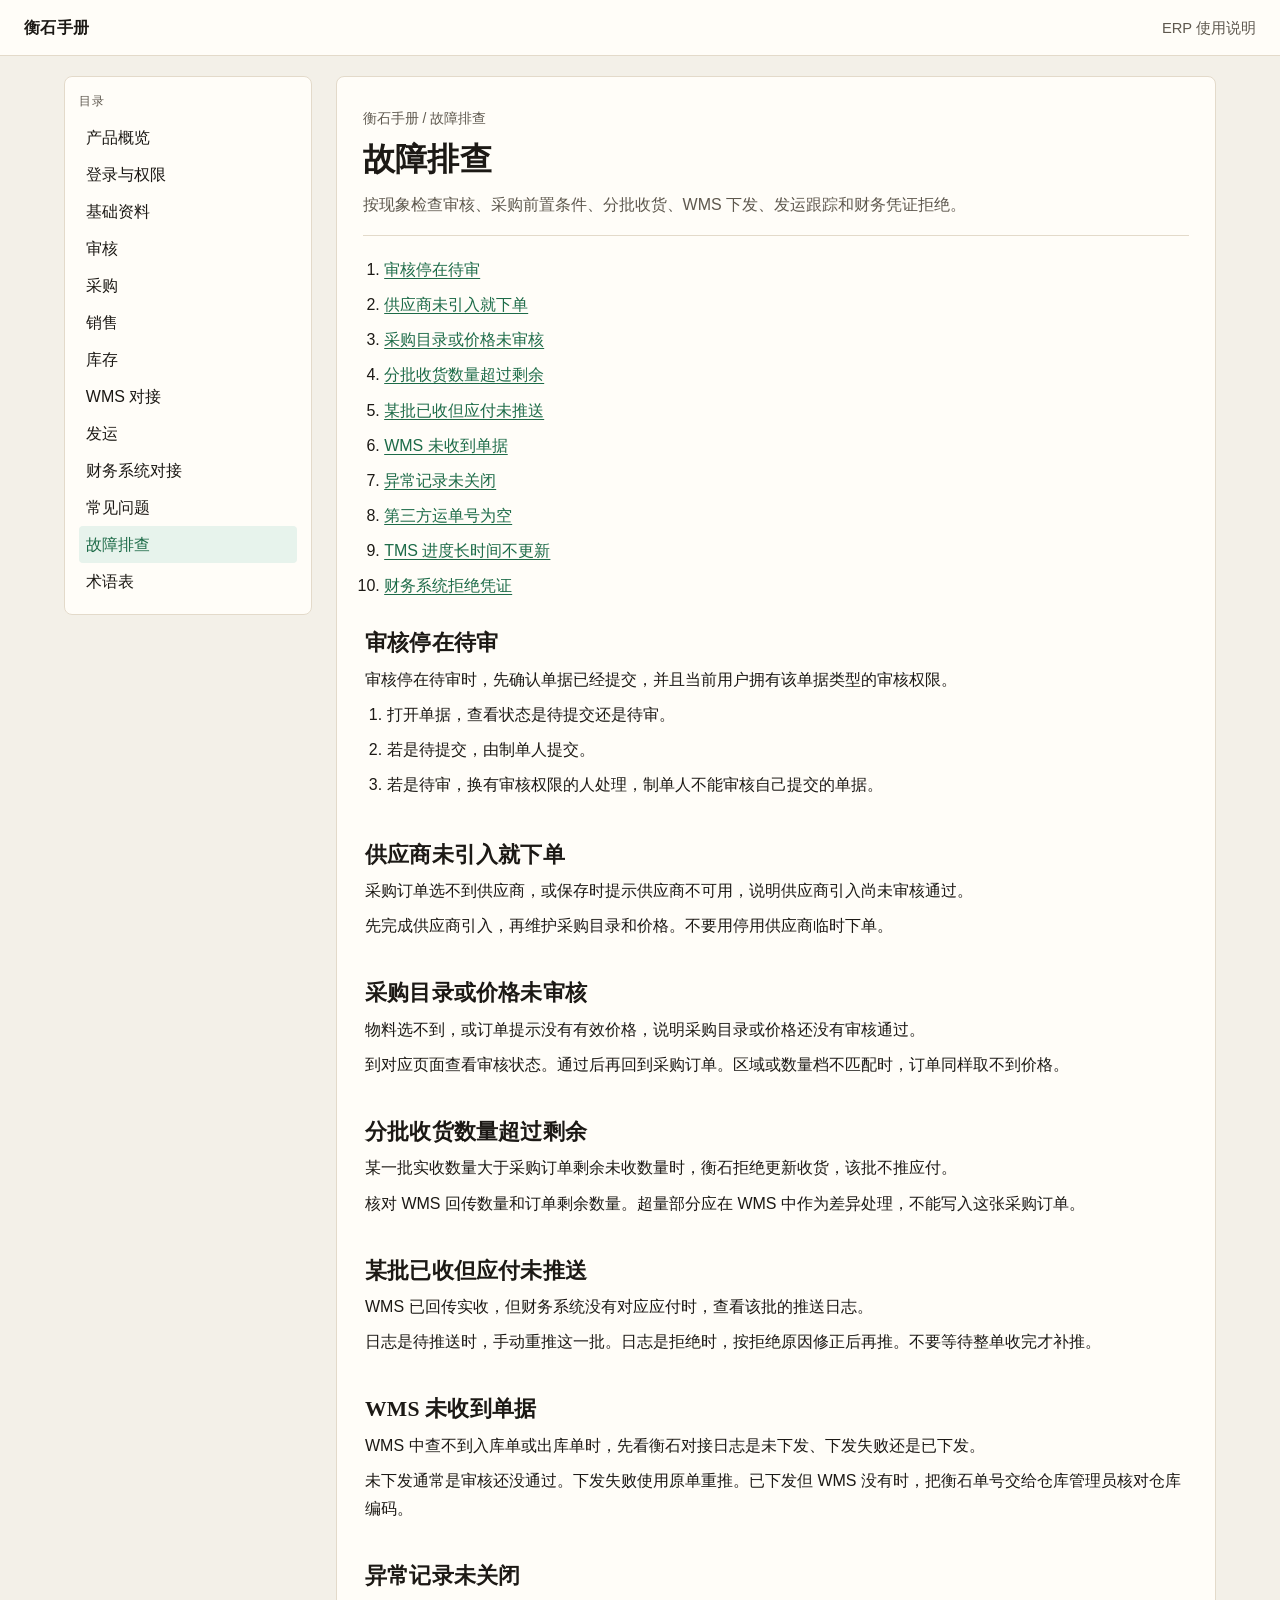
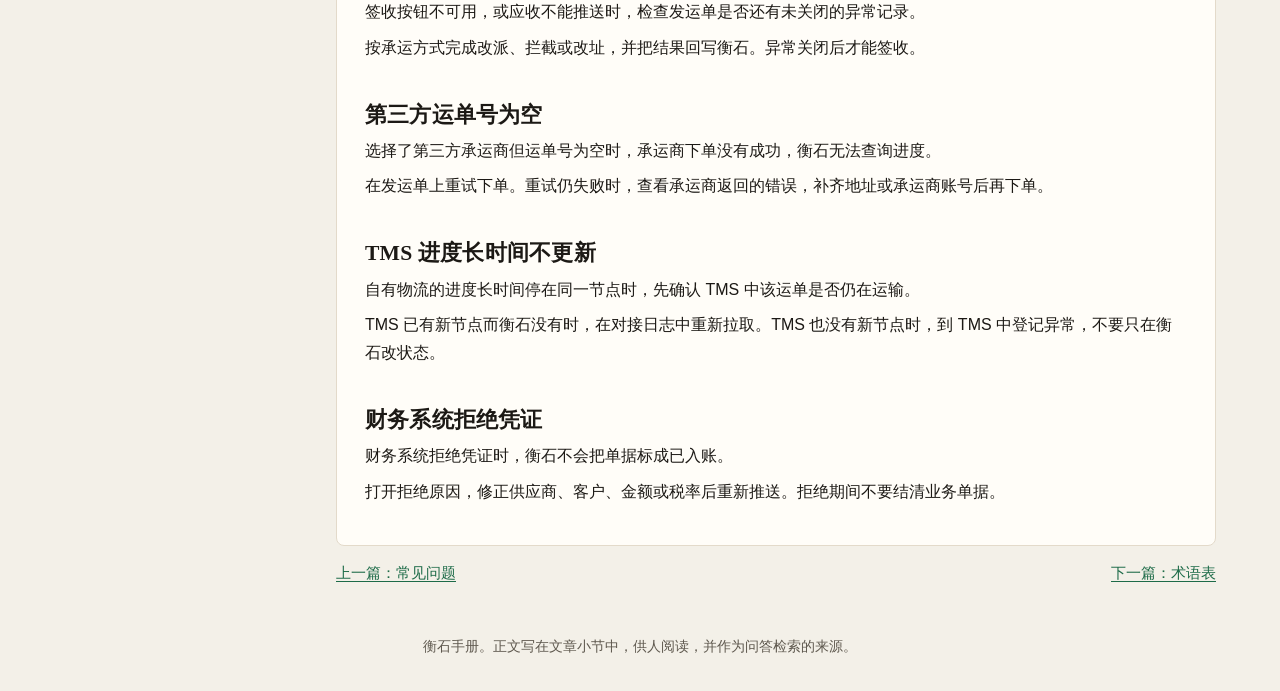
<file: kb/pages/troubleshoot.html>
<!DOCTYPE html>
<html lang="zh-CN">
<head>
  <meta charset="UTF-8">
  <meta name="viewport" content="width=device-width, initial-scale=1.0">
  <title>故障排查 — 衡石手册</title>
  <meta name="description" content="按现象检查审核、采购前置条件、分批收货、WMS 下发、发运跟踪和财务凭证拒绝。">
  <link rel="stylesheet" href="/kb/css/site.css">
  <script type="application/ld+json">
  {
    "@context": "https://schema.org",
    "@type": "TechArticle",
    "headline": "故障排查",
    "description": "按现象检查审核、采购前置条件、分批收货、WMS 下发、发运跟踪和财务凭证拒绝。",
    "inLanguage": "zh-CN",
    "hasPart": [
      {"@type": "WebPageElement", "name": "审核停在待审", "cssSelector": "#trouble-approval"},
      {"@type": "WebPageElement", "name": "供应商未引入就下单", "cssSelector": "#trouble-vendor"},
      {"@type": "WebPageElement", "name": "采购目录或价格未审核", "cssSelector": "#trouble-catalog-price"},
      {"@type": "WebPageElement", "name": "分批收货数量超过剩余", "cssSelector": "#trouble-over-receipt"},
      {"@type": "WebPageElement", "name": "某批已收但应付未推送", "cssSelector": "#trouble-ap"},
      {"@type": "WebPageElement", "name": "WMS 未收到单据", "cssSelector": "#trouble-wms"},
      {"@type": "WebPageElement", "name": "异常记录未关闭", "cssSelector": "#trouble-open-exception"},
      {"@type": "WebPageElement", "name": "第三方运单号为空", "cssSelector": "#trouble-tracking-no"},
      {"@type": "WebPageElement", "name": "TMS 进度长时间不更新", "cssSelector": "#trouble-tms-stale"},
      {"@type": "WebPageElement", "name": "财务系统拒绝凭证", "cssSelector": "#trouble-voucher"}
    ]
  }
  </script>
</head>
<body>
  <header class="site-header">
    <a class="brand" href="/kb/index.html">衡石手册</a>
    <p class="header-note">ERP 使用说明</p>
  </header>
  <div class="page">
    <nav class="site-nav" aria-label="手册目录">
      <p class="nav-label">目录</p>
      <ol class="nav-list">
        <li><a href="/kb/index.html">产品概览</a></li>
        <li><a href="/kb/pages/access.html">登录与权限</a></li>
        <li><a href="/kb/pages/master-data.html">基础资料</a></li>
        <li><a href="/kb/pages/approval.html">审核</a></li>
        <li><a href="/kb/pages/purchase.html">采购</a></li>
        <li><a href="/kb/pages/sales.html">销售</a></li>
        <li><a href="/kb/pages/inventory.html">库存</a></li>
        <li><a href="/kb/pages/wms.html">WMS 对接</a></li>
        <li><a href="/kb/pages/shipping.html">发运</a></li>
        <li><a href="/kb/pages/finance.html">财务系统对接</a></li>
        <li><a href="/kb/pages/faq.html">常见问题</a></li>
        <li><a href="/kb/pages/troubleshoot.html" aria-current="page">故障排查</a></li>
        <li><a href="/kb/pages/glossary.html">术语表</a></li>
      </ol>
    </nav>
    <main>
      <article class="article" data-doc-id="troubleshoot" data-doc-title="故障排查">
        <header class="article-head">
          <p class="breadcrumb">衡石手册 / 故障排查</p>
          <h1>故障排查</h1>
          <p class="summary">按现象检查审核、采购前置条件、分批收货、WMS 下发、发运跟踪和财务凭证拒绝。</p>
          <nav class="onpage" aria-label="本页目录">
            <ol>
              <li><a href="#trouble-approval">审核停在待审</a></li>
              <li><a href="#trouble-vendor">供应商未引入就下单</a></li>
              <li><a href="#trouble-catalog-price">采购目录或价格未审核</a></li>
              <li><a href="#trouble-over-receipt">分批收货数量超过剩余</a></li>
              <li><a href="#trouble-ap">某批已收但应付未推送</a></li>
              <li><a href="#trouble-wms">WMS 未收到单据</a></li>
              <li><a href="#trouble-open-exception">异常记录未关闭</a></li>
              <li><a href="#trouble-tracking-no">第三方运单号为空</a></li>
              <li><a href="#trouble-tms-stale">TMS 进度长时间不更新</a></li>
              <li><a href="#trouble-voucher">财务系统拒绝凭证</a></li>
            </ol>
          </nav>
        </header>
        <section id="trouble-approval" data-section-id="trouble-approval">
          <h2>审核停在待审</h2>
          <p>审核停在待审时，先确认单据已经提交，并且当前用户拥有该单据类型的审核权限。</p>
          <ol>
            <li>打开单据，查看状态是待提交还是待审。</li>
            <li>若是待提交，由制单人提交。</li>
            <li>若是待审，换有审核权限的人处理，制单人不能审核自己提交的单据。</li>
          </ol>
        </section>
        <section id="trouble-vendor" data-section-id="trouble-vendor">
          <h2>供应商未引入就下单</h2>
          <p>采购订单选不到供应商，或保存时提示供应商不可用，说明供应商引入尚未审核通过。</p>
          <p>先完成供应商引入，再维护采购目录和价格。不要用停用供应商临时下单。</p>
        </section>
        <section id="trouble-catalog-price" data-section-id="trouble-catalog-price">
          <h2>采购目录或价格未审核</h2>
          <p>物料选不到，或订单提示没有有效价格，说明采购目录或价格还没有审核通过。</p>
          <p>到对应页面查看审核状态。通过后再回到采购订单。区域或数量档不匹配时，订单同样取不到价格。</p>
        </section>
        <section id="trouble-over-receipt" data-section-id="trouble-over-receipt">
          <h2>分批收货数量超过剩余</h2>
          <p>某一批实收数量大于采购订单剩余未收数量时，衡石拒绝更新收货，该批不推应付。</p>
          <p>核对 WMS 回传数量和订单剩余数量。超量部分应在 WMS 中作为差异处理，不能写入这张采购订单。</p>
        </section>
        <section id="trouble-ap" data-section-id="trouble-ap">
          <h2>某批已收但应付未推送</h2>
          <p>WMS 已回传实收，但财务系统没有对应应付时，查看该批的推送日志。</p>
          <p>日志是待推送时，手动重推这一批。日志是拒绝时，按拒绝原因修正后再推。不要等待整单收完才补推。</p>
        </section>
        <section id="trouble-wms" data-section-id="trouble-wms">
          <h2>WMS 未收到单据</h2>
          <p>WMS 中查不到入库单或出库单时，先看衡石对接日志是未下发、下发失败还是已下发。</p>
          <p>未下发通常是审核还没通过。下发失败使用原单重推。已下发但 WMS 没有时，把衡石单号交给仓库管理员核对仓库编码。</p>
        </section>
        <section id="trouble-open-exception" data-section-id="trouble-open-exception">
          <h2>异常记录未关闭</h2>
          <p>签收按钮不可用，或应收不能推送时，检查发运单是否还有未关闭的异常记录。</p>
          <p>按承运方式完成改派、拦截或改址，并把结果回写衡石。异常关闭后才能签收。</p>
        </section>
        <section id="trouble-tracking-no" data-section-id="trouble-tracking-no">
          <h2>第三方运单号为空</h2>
          <p>选择了第三方承运商但运单号为空时，承运商下单没有成功，衡石无法查询进度。</p>
          <p>在发运单上重试下单。重试仍失败时，查看承运商返回的错误，补齐地址或承运商账号后再下单。</p>
        </section>
        <section id="trouble-tms-stale" data-section-id="trouble-tms-stale">
          <h2>TMS 进度长时间不更新</h2>
          <p>自有物流的进度长时间停在同一节点时，先确认 TMS 中该运单是否仍在运输。</p>
          <p>TMS 已有新节点而衡石没有时，在对接日志中重新拉取。TMS 也没有新节点时，到 TMS 中登记异常，不要只在衡石改状态。</p>
        </section>
        <section id="trouble-voucher" data-section-id="trouble-voucher">
          <h2>财务系统拒绝凭证</h2>
          <p>财务系统拒绝凭证时，衡石不会把单据标成已入账。</p>
          <p>打开拒绝原因，修正供应商、客户、金额或税率后重新推送。拒绝期间不要结清业务单据。</p>
        </section>
      </article>
      <nav class="pager" aria-label="前后文">
        <a href="/kb/pages/faq.html">上一篇：常见问题</a>
        <a href="/kb/pages/glossary.html">下一篇：术语表</a>
      </nav>
    </main>
  </div>
  <footer class="site-footer">
    <p>衡石手册。正文写在文章小节中，供人阅读，并作为问答检索的来源。</p>
  </footer>
</body>
</html>
</file>
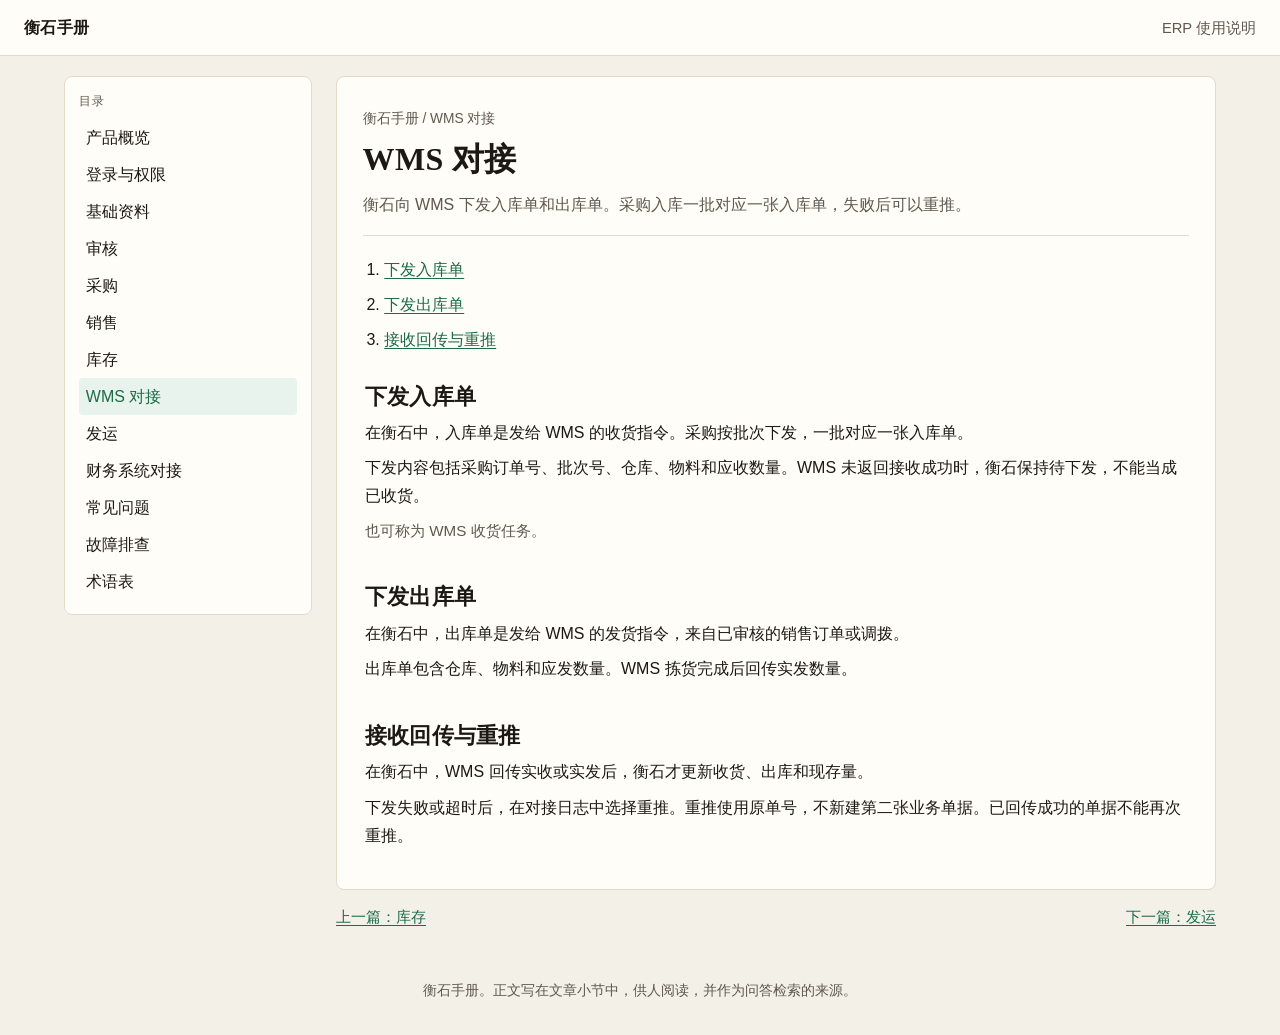
<file: kb/pages/wms.html>
<!DOCTYPE html>
<html lang="zh-CN">
<head>
  <meta charset="UTF-8">
  <meta name="viewport" content="width=device-width, initial-scale=1.0">
  <title>WMS 对接 — 衡石手册</title>
  <meta name="description" content="衡石向 WMS 下发入库单和出库单。采购入库一批对应一张入库单，失败后可以重推。">
  <link rel="stylesheet" href="/kb/css/site.css">
  <script type="application/ld+json">
  {
    "@context": "https://schema.org",
    "@type": "TechArticle",
    "headline": "WMS 对接",
    "description": "衡石向 WMS 下发入库单和出库单。采购入库一批对应一张入库单，失败后可以重推。",
    "inLanguage": "zh-CN",
    "hasPart": [
      {"@type": "WebPageElement", "name": "下发入库单", "cssSelector": "#wms-inbound"},
      {"@type": "WebPageElement", "name": "下发出库单", "cssSelector": "#wms-outbound"},
      {"@type": "WebPageElement", "name": "接收回传与重推", "cssSelector": "#wms-retry"}
    ]
  }
  </script>
</head>
<body>
  <header class="site-header">
    <a class="brand" href="/kb/index.html">衡石手册</a>
    <p class="header-note">ERP 使用说明</p>
  </header>
  <div class="page">
    <nav class="site-nav" aria-label="手册目录">
      <p class="nav-label">目录</p>
      <ol class="nav-list">
        <li><a href="/kb/index.html">产品概览</a></li>
        <li><a href="/kb/pages/access.html">登录与权限</a></li>
        <li><a href="/kb/pages/master-data.html">基础资料</a></li>
        <li><a href="/kb/pages/approval.html">审核</a></li>
        <li><a href="/kb/pages/purchase.html">采购</a></li>
        <li><a href="/kb/pages/sales.html">销售</a></li>
        <li><a href="/kb/pages/inventory.html">库存</a></li>
        <li><a href="/kb/pages/wms.html" aria-current="page">WMS 对接</a></li>
        <li><a href="/kb/pages/shipping.html">发运</a></li>
        <li><a href="/kb/pages/finance.html">财务系统对接</a></li>
        <li><a href="/kb/pages/faq.html">常见问题</a></li>
        <li><a href="/kb/pages/troubleshoot.html">故障排查</a></li>
        <li><a href="/kb/pages/glossary.html">术语表</a></li>
      </ol>
    </nav>
    <main>
      <article class="article" data-doc-id="wms" data-doc-title="WMS 对接">
        <header class="article-head">
          <p class="breadcrumb">衡石手册 / WMS 对接</p>
          <h1>WMS 对接</h1>
          <p class="summary">衡石向 WMS 下发入库单和出库单。采购入库一批对应一张入库单，失败后可以重推。</p>
          <nav class="onpage" aria-label="本页目录">
            <ol>
              <li><a href="#wms-inbound">下发入库单</a></li>
              <li><a href="#wms-outbound">下发出库单</a></li>
              <li><a href="#wms-retry">接收回传与重推</a></li>
            </ol>
          </nav>
        </header>
        <section id="wms-inbound" data-section-id="wms-inbound">
          <h2>下发入库单</h2>
          <p>在衡石中，入库单是发给 WMS 的收货指令。采购按批次下发，一批对应一张入库单。</p>
          <p>下发内容包括采购订单号、批次号、仓库、物料和应收数量。WMS 未返回接收成功时，衡石保持待下发，不能当成已收货。</p>
          <p class="alias">也可称为 WMS 收货任务。</p>
        </section>
        <section id="wms-outbound" data-section-id="wms-outbound">
          <h2>下发出库单</h2>
          <p>在衡石中，出库单是发给 WMS 的发货指令，来自已审核的销售订单或调拨。</p>
          <p>出库单包含仓库、物料和应发数量。WMS 拣货完成后回传实发数量。</p>
        </section>
        <section id="wms-retry" data-section-id="wms-retry">
          <h2>接收回传与重推</h2>
          <p>在衡石中，WMS 回传实收或实发后，衡石才更新收货、出库和现存量。</p>
          <p>下发失败或超时后，在对接日志中选择重推。重推使用原单号，不新建第二张业务单据。已回传成功的单据不能再次重推。</p>
        </section>
      </article>
      <nav class="pager" aria-label="前后文">
        <a href="/kb/pages/inventory.html">上一篇：库存</a>
        <a href="/kb/pages/shipping.html">下一篇：发运</a>
      </nav>
    </main>
  </div>
  <footer class="site-footer">
    <p>衡石手册。正文写在文章小节中，供人阅读，并作为问答检索的来源。</p>
  </footer>
</body>
</html>
</file>
<file: kb/css/site.css>
:root {
  color-scheme: light;
  --bg: #f3f0e8;
  --paper: #fffdf8;
  --text: #1c1915;
  --muted: #5e584e;
  --line: #e3daca;
  --accent: #1d6b48;
  --accent-soft: #e7f3ec;
  --nav: 15.5rem;
  --content: 42rem;
}

body {
  box-sizing: border-box;
  margin: 0;
  color: var(--text);
  background: var(--bg);
  font-family: "Segoe UI", "PingFang SC", "Microsoft YaHei", sans-serif;
  font-size: 16px;
  line-height: 1.75;
}

a {
  color: var(--accent);
  text-decoration-thickness: 1px;
  text-underline-offset: 0.18em;
}

a:hover {
  text-decoration-thickness: 2px;
}

.site-header {
  display: flex;
  align-items: baseline;
  justify-content: space-between;
  gap: 1rem;
  padding: 0.85rem 1.5rem;
  border-bottom: 1px solid var(--line);
  background: var(--paper);
}

.brand {
  color: var(--text);
  font-weight: 600;
  text-decoration: none;
  letter-spacing: 0.02em;
}

.header-note {
  margin: 0;
  color: var(--muted);
  font-size: 0.92rem;
}

.site-header,
.page,
.site-nav,
.article,
.pager {
  box-sizing: border-box;
}

.page {
  display: grid;
  grid-template-columns: var(--nav) minmax(0, 1fr);
  gap: 1.5rem;
  width: min(72rem, calc(100% - 2rem));
  margin: 0 auto;
  padding: 1.25rem 0 3rem;
}

.site-nav {
  position: sticky;
  top: 1rem;
  align-self: start;
  padding: 0.85rem 0.9rem;
  border: 1px solid var(--line);
  border-radius: 8px;
  background: var(--paper);
}

.nav-label {
  margin: 0 0 0.45rem;
  color: var(--muted);
  font-size: 0.78rem;
  letter-spacing: 0.08em;
}

.nav-list {
  margin: 0;
  padding: 0;
  list-style: none;
}

.nav-list a {
  display: block;
  padding: 0.28rem 0.4rem;
  border-radius: 4px;
  color: var(--text);
  text-decoration: none;
}

.nav-list a:hover,
.nav-list a[aria-current="page"] {
  background: var(--accent-soft);
  color: var(--accent);
}

main {
  min-width: 0;
}

.article {
  padding: 1.4rem 1.6rem 1.8rem;
  border: 1px solid var(--line);
  border-radius: 8px;
  background: var(--paper);
}

.breadcrumb {
  margin: 0;
  color: var(--muted);
  font-size: 0.86rem;
}

.article h1,
.article h2 {
  font-family: "Iowan Old Style", "Palatino Linotype", "Songti SC", "Noto Serif SC", serif;
  font-weight: 600;
  line-height: 1.35;
  letter-spacing: 0.01em;
}

.article h1 {
  margin: 0.25rem 0 0.6rem;
  font-size: 2rem;
}

.summary {
  margin: 0;
  color: var(--muted);
}

.onpage {
  margin-top: 1rem;
  padding-top: 0.8rem;
  border-top: 1px solid var(--line);
}

.onpage ol {
  margin: 0.35rem 0 0;
  padding-left: 1.2rem;
}

.article section {
  margin-top: 1.6rem;
  padding: 0.2rem 0.2rem 0.2rem 0.15rem;
  scroll-margin-top: 1rem;
}

.article section:target {
  background: var(--accent-soft);
  outline: 1px solid #cfe3d6;
  border-radius: 6px;
}

.article h2 {
  margin: 0 0 0.45rem;
  font-size: 1.35rem;
}

.article p,
.article li {
  margin: 0.45rem 0;
}

.article ol,
.article ul {
  margin: 0.4rem 0 0.6rem;
  padding-left: 1.35rem;
}

.alias {
  color: var(--muted);
  font-size: 0.95rem;
}

.article table {
  width: 100%;
  margin: 0.8rem 0 1rem;
  border-collapse: collapse;
  font-size: 0.95rem;
}

.article caption {
  margin-bottom: 0.4rem;
  caption-side: top;
  color: var(--muted);
  font-size: 0.92rem;
  text-align: left;
}

.article th,
.article td {
  padding: 0.45rem 0.6rem;
  border: 1px solid var(--line);
  text-align: left;
  vertical-align: top;
}

.article th {
  background: #f7f5ef;
  font-weight: 600;
}

.mermaid {
  margin: 0.8rem 0 1rem;
  padding: 0.75rem;
  overflow-x: auto;
  border-radius: 6px;
  background: #f7f5ef;
  white-space: pre-wrap;
}

.pager {
  display: flex;
  justify-content: space-between;
  gap: 1rem;
  margin-top: 0.9rem;
  font-size: 0.95rem;
}

.site-footer {
  padding: 0 1.5rem 2rem;
  color: var(--muted);
  font-size: 0.86rem;
  text-align: center;
}

.site-footer p {
  margin: 0;
}

@media (max-width: 800px) {
  .page {
    grid-template-columns: 1fr;
  }

  .site-nav {
    position: static;
  }
}
</file>
